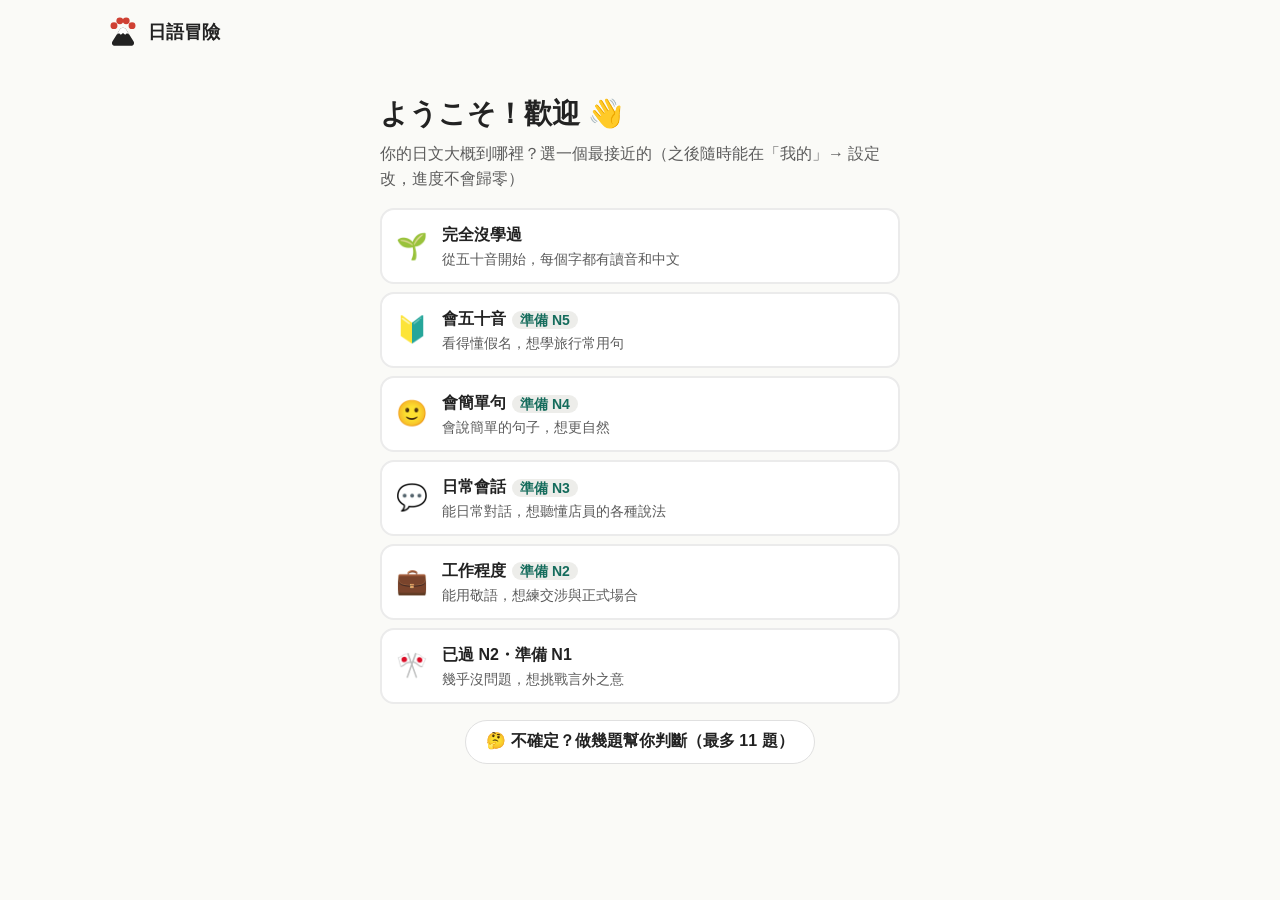
<file: index.html>
<!DOCTYPE html>
<html lang="zh-Hant">
<head>
<meta charset="UTF-8">
<meta name="viewport" content="width=device-width, initial-scale=1, viewport-fit=cover">
<meta name="theme-color" content="#fafaf7">
<meta name="mobile-web-app-capable" content="yes">
<meta name="apple-mobile-web-app-capable" content="yes">
<meta name="apple-mobile-web-app-status-bar-style" content="black-translucent">
<meta name="apple-mobile-web-app-title" content="日語冒險">
<link rel="manifest" href="manifest.webmanifest">
<link rel="icon" href="icons/logo.svg" type="image/svg+xml">
<link rel="apple-touch-icon" href="icons/icon-192.png">
<title>日語冒險｜闖關學日文</title>
<script>/* 先套主題，避免閃爍（設定由 App.setTheme 寫入 jpQuest.ui） */try{var u=JSON.parse(localStorage.getItem("jpQuest.ui")||"{}"),h=document.documentElement;if(u.theme==="light"||u.theme==="dark")h.setAttribute("data-theme",u.theme);h.setAttribute("data-palette",u.palette||"coral");if(u.fs&&u.fs!=="m")h.setAttribute("data-fs",u.fs);}catch(e){}</script>
<link rel="stylesheet" href="css/tokens.css">
<link rel="stylesheet" href="css/app.css">
<!-- 其他 CSS 隨路由載入（Home.lazy 第 3 個參數） -->
</head>
<body>
<header id="top"><div class="in">
  <a class="logo" href="#home"><span class="lg"><svg xmlns="http://www.w3.org/2000/svg" viewBox="0 0 64 64" aria-hidden="true"><circle cx="15" cy="20" r="6.5" style="fill:var(--pri)"/><circle cx="26" cy="11" r="6.5" style="fill:var(--pri)"/><circle cx="38" cy="11" r="6.5" style="fill:var(--pri)"/><circle cx="49" cy="20" r="6.5" style="fill:var(--pri)"/><path d="M32 24c-4 0-6 3-8.5 7.5L12 50c-2 4 0 8 5 8h30c5 0 7-4 5-8L40.5 31.5C38 27 36 24 32 24z" style="fill:var(--text)"/><path d="M32 24c-4 0-6 3-8.5 7.5l-3.2 5.3 4.2-2.6 3.5 3 4-3.4 4 3.4 3.5-3 4.2 2.6-3.2-5.3C38 27 36 24 32 24z" style="fill:var(--card)"/></svg></span><span class="t">日語冒險</span></a>
  <nav id="nav"></nav>
  <div id="playerChip"></div>
</div></header>
<main id="main"></main>

<!-- 同步載入：只有外殼（核心、學習進度、遊戲化、今天首頁）。其他全部進入路由時才載入 -->
<script src="js/core.js"></script>
<script src="js/learn.js"></script>
<script src="js/game.js"></script>
<script src="js/home.js"></script>
<script src="js/kana-guide.js"></script>
<script src="js/nav.js"></script>
<script>
// 延遲載入：Home.lazy([[路由, 外殼定義]…], [依序載入的 js…], [css…])；第一次進入才下載。導覽 4 鈕：home 今天 1、path 路線 2、lookup 查 3、me 我的 4
(function (L) {
  const K = ['kana-data.js'], SC = ['data/scenes-1.js', 'data/scenes-2.js', 'data/scene-ext.js'], PH = ['js/phrase.js'], LO = ['data/loan.js'];
  const TD = ['data/travel.js', 'data/travel-ext.js', 'data/travel-stops.js'];
  const r = (name, title, icon, o) => [name, Object.assign({ title, icon, nav: false }, o && o.nav ? {} : { navParent: 'home' }, o || {})];
  // 冒險世界（狀況題 event 另需舊旅程的 TravelData）
  const WD = PH.concat(LO, SC, ['data/world/index.js', 'js/world-art.js', 'js/world.js', 'js/world-quest.js']);
  L([r('play', '冒險地圖', '🗾', { navParent: 'path' })], WD, ['css/world.css']);
  L([r('event', '狀況題', '⚡', { navParent: 'path' })], WD.concat(TD), ['css/world.css']);
  // 第二階段：路線、活動、查、我的
  // 路線：js/classic.js 提供 PathExtra（旅遊包／五十音／日檢的「更多練習」、五十音表），須先於 path.js 載入
  L([r('path', '學習', '🧭', { nav: true, navOrder: 2 }), r('path-unit', '學習', '🧭', { navParent: 'path' })], ['js/classic.js', 'js/path.js'], ['css/path.css', 'css/kana.css']);
  L([r('kana-quiz', '假名測驗', '✏️', { navParent: 'path' })], K.concat(['js/kana-lesson.js', 'js/classic.js']), ['css/kana.css']);
  L([r('act', '練習', '▶', { navParent: 'path' })], PH.concat(['js/activity.js', 'js/activities/flashcard.js', 'js/activities/choice.js', 'js/activities/wordbank.js', 'js/activities/listen.js']), ['css/activity.css']);
  L([r('lookup', '查', '🔍', { nav: true, navOrder: 3 })], PH.concat(['js/phrasebook.js', 'js/lookup.js']), ['css/lookup.css']);
  L([r('me', '我的', '👤', { nav: true, navOrder: 4 })], ['js/me.js'], ['css/lookup.css']);
  // 複習、字卡
  L([r('review', '複習', '📌', { navParent: 'me' })], K.concat(SC, PH, ['js/review.js']));
  L([r('cards', '字卡', '🎴', { navParent: 'me' })], K.concat(SC, ['data/cards.js'], PH, LO, ['js/practice.js']), ['css/world.css']);
  // 手冊、特訓、挑戰
  L([r('phrasebook', '旅遊手冊', '📖', { navParent: 'lookup' })], SC.concat(PH, ['data/world/index.js', 'js/phrasebook.js']));
  L([r('boot', '聽力特訓', '🎧', { navParent: 'path' }), r('boot-play', '聽力特訓', '🎧', { navParent: 'path' })], SC.concat(['data/drills.js', 'js/drill.js']));
  L([r('challenge', '日檢挑戰', '🏆', { navParent: 'path' }), r('challenge-play', '日檢挑戰', '🏆', { navParent: 'path' })], ['data/mind/grammar.js', 'js/challenge.js'], ['css/challenge.css']);
  // 知識庫（kb、kb-page）；tree＝相依樹（文法先修、動詞變化來源；舊 mind3d 轉址）
  const MIND = ['data/mind/taxonomy.js', 'data/mind/conj.js', 'data/mind/grammar.js'];
  L([r('kb', '辭典', '📘', { navParent: 'lookup' }), r('kb-page', '辭典', '📘', { navParent: 'lookup' }), r('mind', '辭典', '📘', { navParent: 'lookup', transient: true })], PH.concat(LO, MIND, ['js/kb.js']), ['css/kb.css']);
  L([r('tree', '相依樹', '🌳', { navParent: 'lookup' }), r('mind3d', '相依樹', '🌳', { navParent: 'lookup', transient: true })], ['data/mind/conj.js', 'data/mind/grammar.js', 'js/mind-tree.js'], ['css/kb.css']);
  // 閱讀與歌曲（含商務短文 data/reading/biz.js）
  L([r('read', '文章・新聞', '📄', { navParent: 'lookup' }), r('read-article', '閱讀', '📄', { navParent: 'lookup' }),
    r('songs', '跟唱', '🎶', { navParent: 'lookup' }), r('song', '跟唱', '🎶', { navParent: 'lookup' })],
    PH.concat(LO, SC, ['data/reading/daily.js', 'data/reading/biz.js', 'js/jp-text.js', 'js/link-import.js', 'js/reader.js', 'js/songs.js']), ['css/reader.css']);
  // 商務日語（C）：css/biz.css 由 biz.js 自行插入
  L([r('biz', '商務日語', '💼', { navParent: 'path' }), r('biz-unit', '商務日語', '💼', { navParent: 'path' }), r('biz-read', '商務閱讀', '💼', { navParent: 'path' })],
    PH.concat(['data/biz/units-1.js', 'data/biz/units-2.js', 'data/biz/units-3.js', 'data/biz/units-4.js', 'data/reading/biz.js', 'js/biz.js']), ['css/biz.css']);
  // 場景包的練習（入口：js/classic.js 的 PathExtra）：情境任務 menu（practice.js）、對話／口說／單字測驗 drill（town.js）
  L([r('menu', '情境任務', '🧾', { navParent: 'path' })], SC.concat(['data/cards.js', 'data/menus.js'], PH, LO, ['js/town.js', 'js/practice.js']), ['css/world.css']);
})(Home.lazy);
App.start();
try { if ('serviceWorker' in navigator && location.protocol.startsWith('http') && window.self === window.top) navigator.serviceWorker.register('sw.js').catch(() => {}); } catch (e) { }
</script>
</body>
</html>
</file>
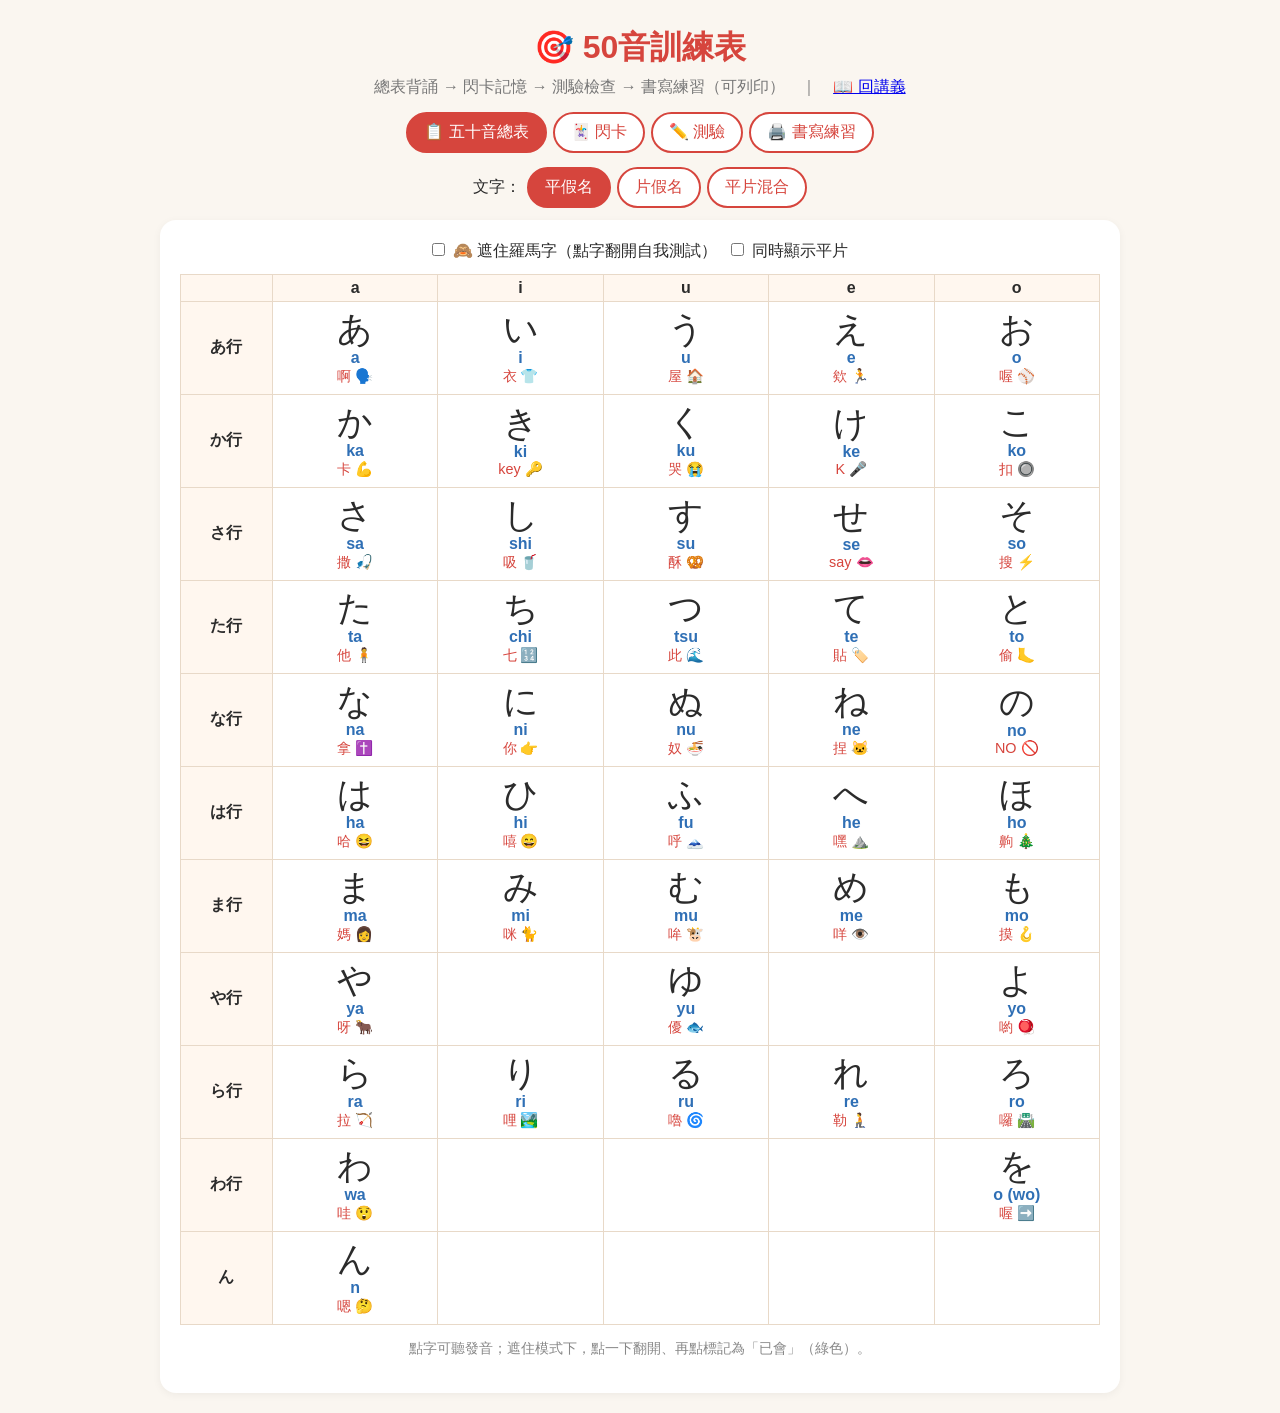
<file: 50音訓練表.html>
<!DOCTYPE html>
<html lang="zh-Hant">
<head>
<meta charset="UTF-8">
<meta name="viewport" content="width=device-width, initial-scale=1">
<title>50音訓練表｜總表・閃卡・測驗・書寫練習</title>
<style>
:root{--red:#d6453d;--blue:#2f6fb5;--line:#e8d9c8;--soft:#fff7ef}
*{box-sizing:border-box}
body{margin:0;font-family:"Microsoft JhengHei","PingFang TC",sans-serif;background:#faf6f0;color:#2b2b2b}
.wrap{max-width:1000px;margin:auto;padding:20px}
h1{text-align:center;color:var(--red);margin:.2em 0}
.sub{text-align:center;color:#777;margin-bottom:14px}
.tabs{display:flex;gap:6px;justify-content:center;flex-wrap:wrap;margin-bottom:14px}
.tabs button,.opt button,.ctrl button{border:2px solid var(--red);background:#fff;color:var(--red);padding:8px 16px;border-radius:30px;font-size:1em;cursor:pointer;font-family:inherit}
.tabs button.on,.opt button.on{background:var(--red);color:#fff}
.panel{display:none;background:#fff;border-radius:16px;padding:20px;box-shadow:0 2px 8px rgba(0,0,0,.05)}
.panel.on{display:block}
.opt{display:flex;gap:6px;flex-wrap:wrap;align-items:center;margin-bottom:12px;justify-content:center}
.opt label{margin-right:4px;cursor:pointer;user-select:none}
.jp{font-family:"Yu Gothic","Meiryo","Noto Sans JP",sans-serif}
/* 總表 */
table.grid{border-collapse:collapse;width:100%}
table.grid td,table.grid th{border:1px solid var(--line);text-align:center;padding:4px;width:18%}
table.grid th{background:var(--soft);width:10%}
.cell{cursor:pointer;min-height:84px;display:flex;flex-direction:column;justify-content:center;border-radius:8px;transition:.15s}
.cell:hover{background:#fff1e3}
.cell .k{font-size:2.2em;line-height:1.1}
.cell .k small{font-size:.6em;color:var(--blue);margin-left:4px}
.cell .r{color:var(--blue);font-weight:bold}
.cell .h{color:var(--red);font-size:.9em}
.cell.cover .r,.cell.cover .h{visibility:hidden}
.cell.cover.show .r,.cell.cover.show .h{visibility:visible}
.cell.done{background:#e8f7ec}
/* 閃卡 */
.flash{width:320px;height:340px;margin:16px auto;perspective:1000px;cursor:pointer}
.flash .inner{position:relative;width:100%;height:100%;transition:transform .5s;transform-style:preserve-3d}
.flash.flip .inner{transform:rotateY(180deg)}
.flash .f,.flash .b{position:absolute;inset:0;backface-visibility:hidden;border-radius:20px;display:flex;flex-direction:column;align-items:center;justify-content:center;border:4px solid var(--red);background:#fffdf9;padding:16px;text-align:center}
.flash .f .k{font-size:7em;line-height:1}
.flash .b{transform:rotateY(180deg);background:#fff4ec}
.flash .b .e{font-size:3em}
.flash .b .r{font-size:2.4em;color:var(--blue);font-weight:bold}
.flash .b .h{font-size:1.6em;color:var(--red);font-weight:bold}
.ctrl{text-align:center}
.ctrl button{margin:4px}
/* 測驗 */
.qbox{text-align:center}
.qk{font-size:7em;margin:10px 0}
.choices{display:grid;grid-template-columns:repeat(2,1fr);gap:12px;max-width:420px;margin:auto}
.choices button{font-size:1.6em;padding:14px;border-radius:14px;border:2px solid var(--line);background:#fff;cursor:pointer;font-family:inherit}
.choices button:hover{border-color:var(--blue)}
.choices button.ok{background:#2e8b57;color:#fff;border-color:#2e8b57}
.choices button.ng{background:var(--red);color:#fff;border-color:var(--red)}
.score{font-size:1.2em;margin:10px}
.fb{min-height:2em;font-size:1.1em}
.bar{height:10px;background:#eee;border-radius:5px;overflow:hidden;max-width:420px;margin:8px auto}
.bar div{height:100%;background:linear-gradient(90deg,#f08a5d,#d6453d);width:0;transition:.3s}
.wrongs span{display:inline-block;margin:4px;padding:4px 10px;background:#ffecea;border-radius:10px;font-size:1.3em}
/* 書寫 */
.wsheet{display:flex;flex-direction:column;gap:6px}
.wrow{display:flex;gap:0;align-items:stretch}
.wlab{width:90px;display:flex;flex-direction:column;justify-content:center;align-items:center;font-size:.85em;border:1px solid #ccc;border-right:none;background:var(--soft)}
.wlab b{font-size:1.1em;color:var(--blue)}
.wlab span{color:var(--red)}
.box{width:62px;height:62px;border:1px solid #ccc;border-left:none;position:relative;display:flex;align-items:center;justify-content:center;font-size:44px;
  background:linear-gradient(#fff,#fff),
  repeating-linear-gradient(0deg,transparent,transparent 30px,#eee 30px,#eee 31px);}
.box::before,.box::after{content:"";position:absolute;border-color:#f0d5d5;border-style:dashed}
.box::before{left:50%;top:0;bottom:0;border-width:0 0 0 1px}
.box::after{top:50%;left:0;right:0;border-width:1px 0 0 0}
.box span{position:relative;z-index:1}
.box.m span{color:#222}
.box.t span{color:#d8d8d8}
.noprint{}
@media(max-width:640px){.box{width:44px;height:44px;font-size:30px}.wlab{width:64px}.flash{width:260px;height:300px}}
@media print{
  body{background:#fff}.tabs,.opt,.noprint,h1,.sub{display:none!important}
  .panel{box-shadow:none;padding:0}.panel:not(#p4){display:none!important}#p4{display:block!important}
  .wrow{break-inside:avoid}
}
</style>
</head>
<body>
<div class="wrap">
<h1>🎯 50音訓練表</h1>
<div class="sub">總表背誦 → 閃卡記憶 → 測驗檢查 → 書寫練習（可列印）　｜　<a href="日文講義.html">📖 回講義</a></div>

<div class="tabs">
  <button class="on" data-p="p1">📋 五十音總表</button>
  <button data-p="p2">🃏 閃卡</button>
  <button data-p="p3">✏️ 測驗</button>
  <button data-p="p4">🖨️ 書寫練習</button>
</div>

<!-- 共用：假名種類 -->
<div class="opt" id="typeOpt">
  <span>文字：</span>
  <button class="on" data-t="h">平假名</button>
  <button data-t="k">片假名</button>
  <button data-t="m">平片混合</button>
</div>

<!-- 總表 -->
<div class="panel on" id="p1">
  <div class="opt">
    <label><input type="checkbox" id="coverChk"> 🙈 遮住羅馬字（點字翻開自我測試）</label>
    <label><input type="checkbox" id="bothChk"> 同時顯示平片</label>
  </div>
  <table class="grid jp" id="gridT"></table>
  <p style="text-align:center;color:#888;font-size:.9em">點字可聽發音；遮住模式下，點一下翻開、再點標記為「已會」（綠色）。</p>
</div>

<!-- 閃卡 -->
<div class="panel" id="p2">
  <div class="opt" id="rowSel2"></div>
  <div class="flash" id="flash">
    <div class="inner">
      <div class="f"><div class="k jp" id="fk"></div><div style="color:#aaa;margin-top:10px">點卡片翻面</div></div>
      <div class="b"><div class="e" id="fe"></div><div class="r" id="fr"></div><div class="h" id="fh"></div><div id="fm" style="margin-top:8px;font-size:.95em"></div><div id="fs" style="color:#aaa;font-size:.85em;margin-top:6px"></div></div>
    </div>
  </div>
  <div class="ctrl">
    <button id="fPrev">⬅ 上一張</button>
    <button id="fSpeak">🔊 發音</button>
    <button id="fShuf">🔀 洗牌</button>
    <button id="fNext">下一張 ➡</button>
    <div id="fCount" style="color:#888;margin-top:6px"></div>
  </div>
</div>

<!-- 測驗 -->
<div class="panel" id="p3">
  <div class="opt" id="rowSel3"></div>
  <div class="opt">
    <span>題型：</span>
    <button class="on" data-q="k2r">看假名選羅馬字</button>
    <button data-q="r2k">看羅馬字選假名</button>
    <button data-q="h2k">平假名↔片假名</button>
  </div>
  <div class="qbox">
    <div class="bar"><div id="qbar"></div></div>
    <div class="score" id="qscore"></div>
    <div class="qk jp" id="qk"></div>
    <div class="choices jp" id="qc"></div>
    <div class="fb" id="qfb"></div>
    <div class="ctrl"><button id="qRestart">🔄 重新開始（20題）</button></div>
    <div class="wrongs" id="qwrong"></div>
  </div>
</div>

<!-- 書寫 -->
<div class="panel" id="p4">
  <div class="opt noprint" id="rowSel4"></div>
  <div class="opt noprint">
    <button onclick="window.print()">🖨️ 列印練習紙</button>
    <span style="color:#888">每列：範字 → 3 格描紅 → 空白格自己寫</span>
  </div>
  <div class="wsheet jp" id="wsheet"></div>
</div>
</div>

<script src="kana-data.js"></script>
<script>
let TYPE='h';
const $=id=>document.getElementById(id);
const glyph=(k,t)=> t==='k'?k[1] : t==='h'?k[0] : (Math.random()<.5?k[0]:k[1]);

/* 分頁 */
document.querySelectorAll('.tabs button').forEach(b=>b.onclick=()=>{
  document.querySelectorAll('.tabs button').forEach(x=>x.classList.remove('on'));
  document.querySelectorAll('.panel').forEach(x=>x.classList.remove('on'));
  b.classList.add('on'); $(b.dataset.p).classList.add('on');
});
document.querySelectorAll('#typeOpt button').forEach(b=>b.onclick=()=>{
  document.querySelectorAll('#typeOpt button').forEach(x=>x.classList.remove('on'));
  b.classList.add('on'); TYPE=b.dataset.t; refreshAll();
});

/* 行選擇器 */
const rowState={};
function rowSelector(id,cb){
  rowState[id]=ROW_NAMES.map(()=>true);
  const el=$(id);
  el.innerHTML='<span>範圍：</span>'+ROW_NAMES.map((n,i)=>`<label><input type="checkbox" checked data-i="${i}">${n}</label>`).join('')+
    ' <button data-all="1">全選</button><button data-all="0">全不選</button>';
  el.querySelectorAll('input').forEach(c=>c.onchange=()=>{rowState[id][c.dataset.i]=c.checked;cb();});
  el.querySelectorAll('button').forEach(b=>b.onclick=()=>{
    const v=b.dataset.all==='1'; el.querySelectorAll('input').forEach(c=>c.checked=v);
    rowState[id]=rowState[id].map(()=>v); cb();
  });
}
function pool(id){
  const out=[]; GRID.forEach((r,i)=>{ if(rowState[id][i]) r.forEach(h=>h&&out.push(BY_HIRA[h])); }); return out;
}

/* 1 總表 */
function drawGrid(){
  const cover=$('coverChk').checked, both=$('bothChk').checked;
  let html='<tr><th></th><th>a</th><th>i</th><th>u</th><th>e</th><th>o</th></tr>';
  GRID.forEach((row,i)=>{
    html+=`<tr><th>${ROW_NAMES[i]}</th>`+row.map(h=>{
      if(!h) return '<td></td>';
      const k=BY_HIRA[h];
      const main = TYPE==='k'?k[1]:k[0];
      const extra = (both||TYPE==='m') ? `<small>${TYPE==='k'?k[0]:k[1]}</small>` : '';
      return `<td><div class="cell ${cover?'cover':''}" data-h="${h}"><div class="k">${main}${extra}</div><div class="r">${k[2]}</div><div class="h">${k[3]} ${k[4]}</div></div></td>`;
    }).join('')+'</tr>';
  });
  $('gridT').innerHTML=html;
  $('gridT').querySelectorAll('.cell').forEach(c=>c.onclick=()=>{
    speak(c.dataset.h);
    if(c.classList.contains('cover')){
      if(c.classList.contains('show')) c.classList.toggle('done'); else c.classList.add('show');
    }
  });
}
$('coverChk').onchange=drawGrid; $('bothChk').onchange=drawGrid;

/* 2 閃卡 */
let fl=[],fi=0;
function shuffle(a){for(let i=a.length-1;i>0;i--){const j=Math.random()*(i+1)|0;[a[i],a[j]]=[a[j],a[i]];}return a;}
function flashInit(sh){ fl=pool('rowSel2'); if(sh) shuffle(fl); fi=0; showFlash(); }
function showFlash(){
  $('flash').classList.remove('flip');
  if(!fl.length){$('fk').textContent='—';$('fCount').textContent='請選擇範圍';return;}
  const k=fl[fi]; const t=TYPE==='m'?(fi%2?'k':'h'):TYPE;
  setTimeout(()=>{
    $('fk').textContent=t==='k'?k[1]:k[0];
    $('fe').textContent=k[4]; $('fr').textContent=k[2]; $('fh').textContent='諧音：'+k[3];
    $('fm').textContent=t==='k'?k[6]:k[5];
    $('fs').textContent=`平 ${k[0]}・片 ${k[1]}　字源：${t==='k'?k[8]:k[7]}`;
  },150);
  $('fCount').textContent=`${fi+1} / ${fl.length}`;
}
$('flash').onclick=()=>{ $('flash').classList.toggle('flip'); if($('flash').classList.contains('flip')&&fl[fi]) speak(fl[fi][0]); };
$('fNext').onclick=()=>{ if(fl.length){fi=(fi+1)%fl.length;showFlash();} };
$('fPrev').onclick=()=>{ if(fl.length){fi=(fi-1+fl.length)%fl.length;showFlash();} };
$('fShuf').onclick=()=>flashInit(true);
$('fSpeak').onclick=()=>fl[fi]&&speak(fl[fi][0]);
document.addEventListener('keydown',e=>{
  if(!$('p2').classList.contains('on')) return;
  if(e.key==='ArrowRight') $('fNext').click();
  if(e.key==='ArrowLeft') $('fPrev').click();
  if(e.key===' '){e.preventDefault();$('flash').click();}
});

/* 3 測驗 */
let QT='k2r', qList=[], qi=0, qok=0, wrong=[], locked=false;
const TOTAL=20;
document.querySelectorAll('[data-q]').forEach(b=>b.onclick=()=>{
  document.querySelectorAll('[data-q]').forEach(x=>x.classList.remove('on'));
  b.classList.add('on'); QT=b.dataset.q; quizInit();
});
function quizInit(){
  const p=pool('rowSel3'); qi=0;qok=0;wrong=[];
  $('qwrong').innerHTML='';
  if(p.length<4){ $('qk').textContent='—'; $('qc').innerHTML=''; $('qfb').textContent='範圍至少要 4 個字'; return; }
  qList=[]; while(qList.length<TOTAL) qList.push(...shuffle([...p])); qList=qList.slice(0,TOTAL);
  nextQ();
}
function nextQ(){
  locked=false; $('qfb').textContent='';
  $('qbar').style.width=(qi/TOTAL*100)+'%';
  $('qscore').textContent=`第 ${Math.min(qi+1,TOTAL)} / ${TOTAL} 題　答對 ${qok}`;
  if(qi>=TOTAL){ return endQuiz(); }
  const k=qList[qi], p=pool('rowSel3');
  const others=shuffle(p.filter(x=>x!==k)).slice(0,3);
  const opts=shuffle([k,...others]);
  let q, show;
  if(QT==='k2r'){ q=glyph(k,TYPE); show=o=>o[2]; }
  else if(QT==='r2k'){ q=k[2]; const t=TYPE==='m'?(Math.random()<.5?'h':'k'):TYPE; show=o=>t==='k'?o[1]:o[0]; }
  else { const toK=TYPE==='k'?false:TYPE==='h'?true:Math.random()<.5; q=toK?k[0]:k[1]; show=o=>toK?o[1]:o[0]; }
  $('qk').textContent=q;
  $('qk').style.fontSize = QT==='r2k'?'4em':'7em';
  $('qc').innerHTML='';
  opts.forEach(o=>{
    const b=document.createElement('button'); b.textContent=show(o);
    b.onclick=()=>{
      if(locked) return; locked=true; speak(k[0]);
      const right=o===k;
      if(right){ qok++; b.classList.add('ok'); $('qfb').innerHTML=`⭕ 正確！${k[0]}／${k[1]} = ${k[2]}（${k[3]}）`; }
      else{
        b.classList.add('ng'); wrong.push(k);
        [...$('qc').children].forEach((x,i)=>{ if(opts[i]===k) x.classList.add('ok'); });
        $('qfb').innerHTML=`❌ 答案是 ${k[0]}／${k[1]} = <b>${k[2]}</b>（諧音「${k[3]}」${k[4]}）<br><span style="color:#888">${k[5]}</span>`;
      }
      qi++; setTimeout(nextQ, right?800:2200);
    };
    $('qc').appendChild(b);
  });
}
function endQuiz(){
  const pct=Math.round(qok/TOTAL*100);
  $('qbar').style.width='100%';
  $('qk').style.fontSize='3em';
  $('qk').textContent = pct>=90?'🏆 太強了！':pct>=70?'👍 不錯喔！':'💪 再加油！';
  $('qc').innerHTML='';
  $('qscore').textContent=`成績：${qok} / ${TOTAL}（${pct}%）`;
  $('qfb').textContent = wrong.length?'答錯的字，多看幾遍：':'全對！換下一個範圍挑戰吧！';
  const uniq=[...new Set(wrong)];
  $('qwrong').innerHTML=uniq.map(k=>`<span>${k[0]} ${k[1]} <small>${k[2]}・${k[3]}</small></span>`).join('');
}
$('qRestart').onclick=quizInit;

/* 4 書寫練習 */
function drawSheet(){
  const p=pool('rowSel4'); const t=TYPE;
  const emptyN = window.innerWidth<640?3:8;
  $('wsheet').innerHTML=p.map(k=>{
    const chars = t==='m'?[k[0],k[1]]:[t==='k'?k[1]:k[0]];
    return chars.map(c=>`<div class="wrow"><div class="wlab"><b>${k[2]}</b><span>${k[3]}</span></div>
      <div class="box m"><span>${c}</span></div>
      ${'<div class="box t"><span>'+c+'</span></div>'.repeat(3)}
      ${'<div class="box"></div>'.repeat(emptyN)}</div>`).join('');
  }).join('');
}

function refreshAll(){ drawGrid(); flashInit(false); quizInit(); drawSheet(); }
rowSelector('rowSel2',()=>flashInit(false));
rowSelector('rowSel3',quizInit);
rowSelector('rowSel4',drawSheet);
refreshAll();
</script>
</body>
</html>
</file>
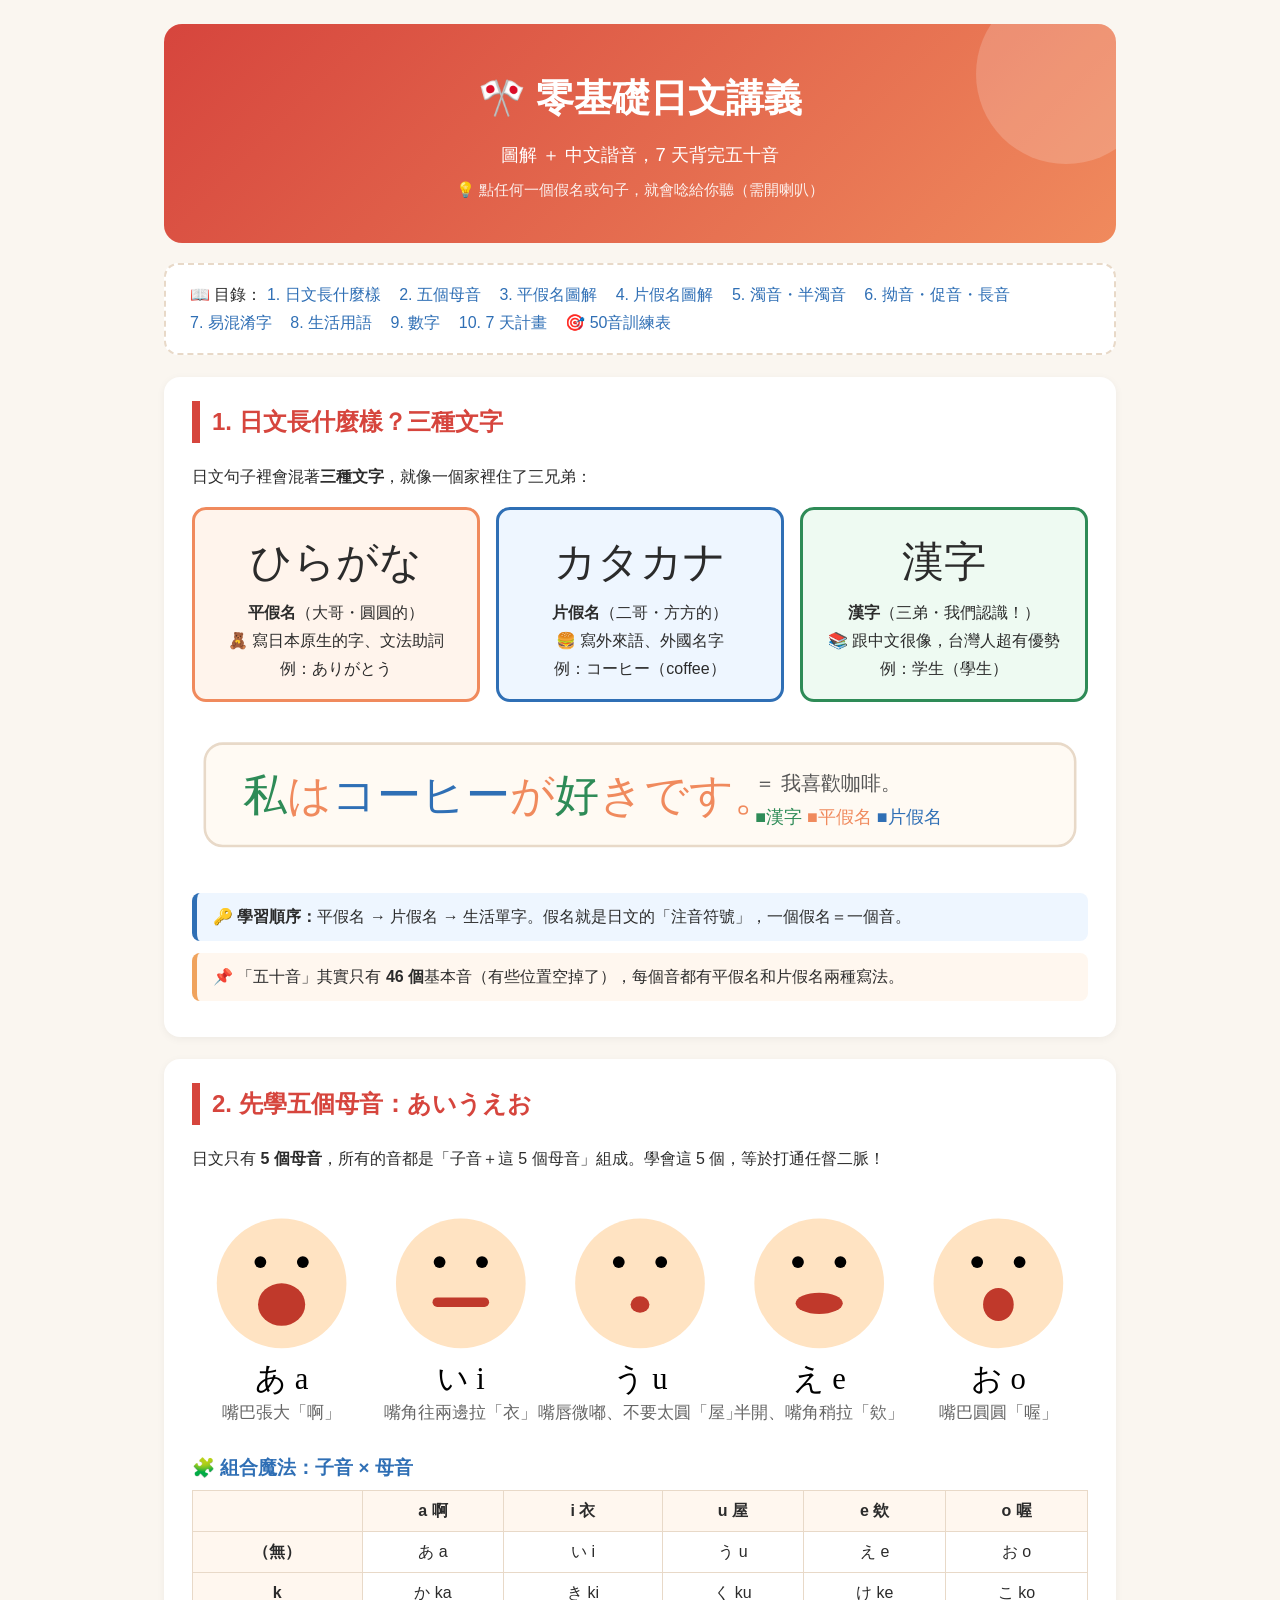
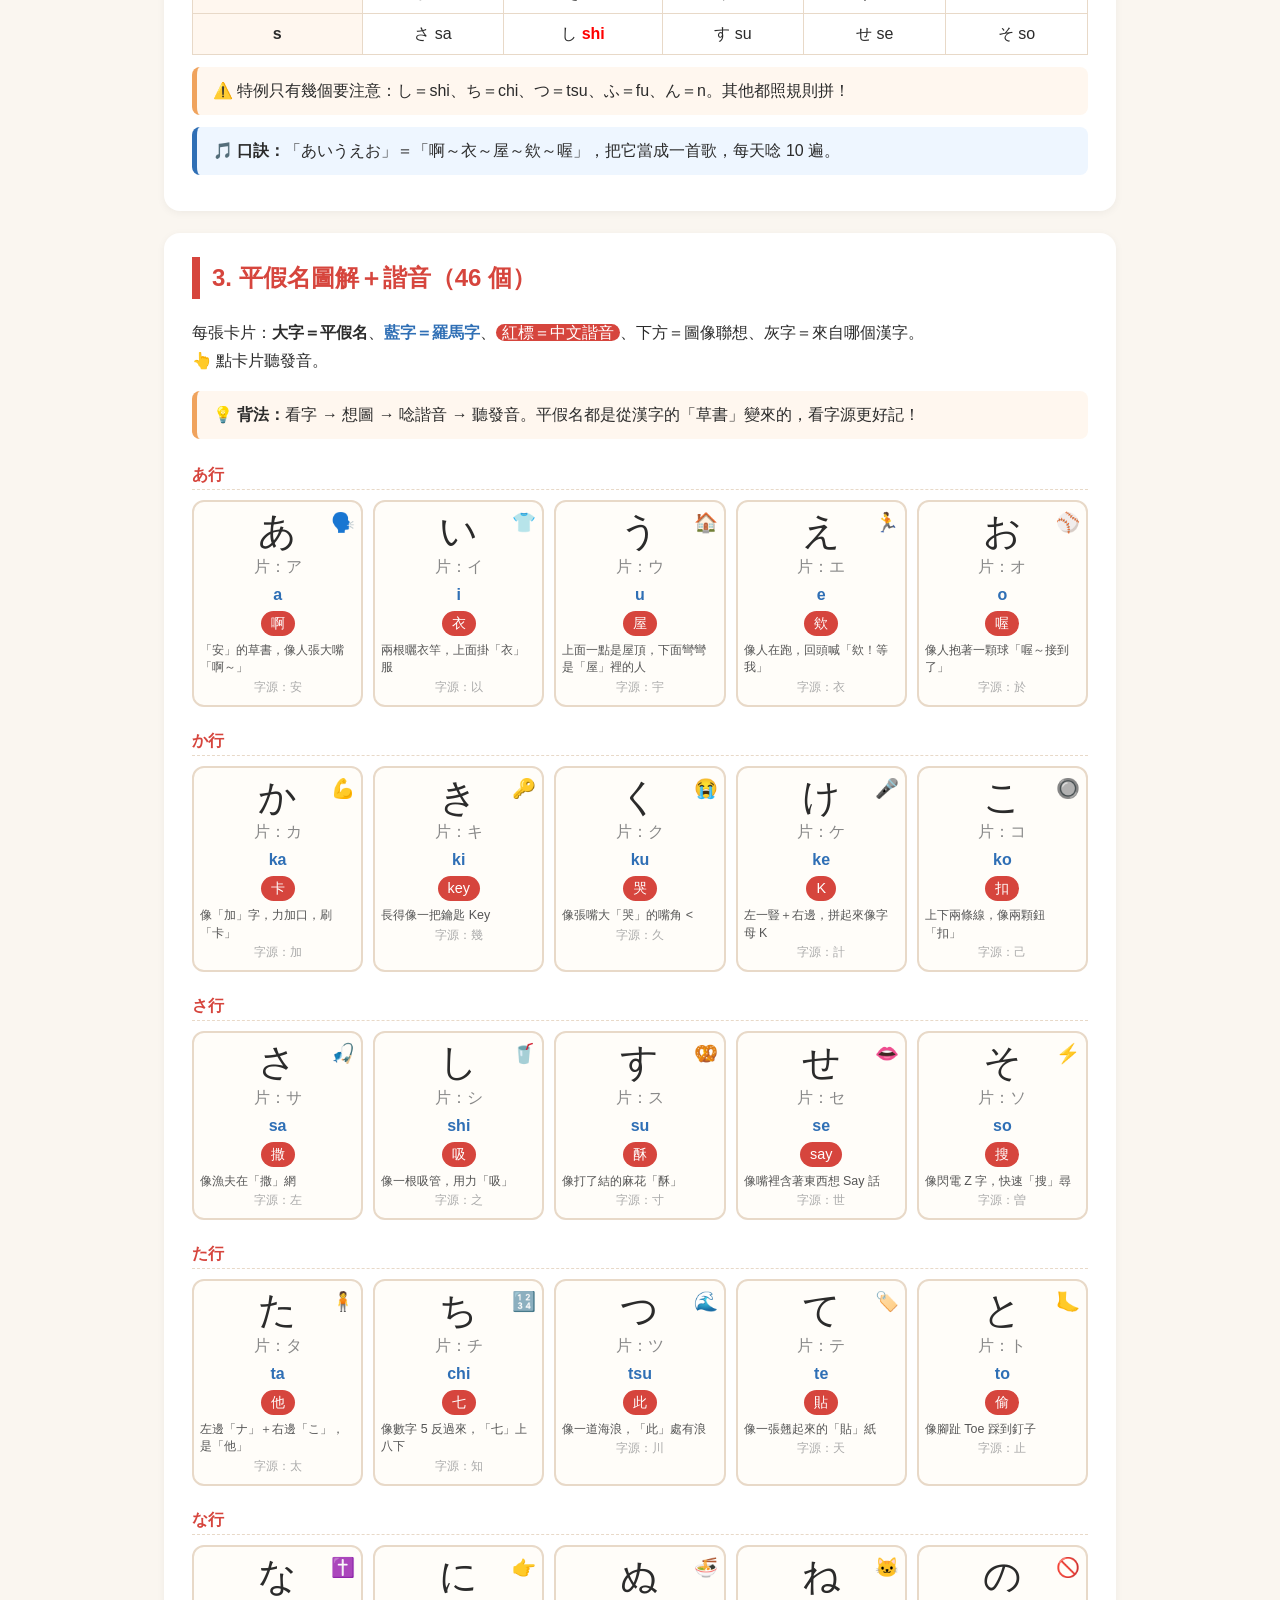
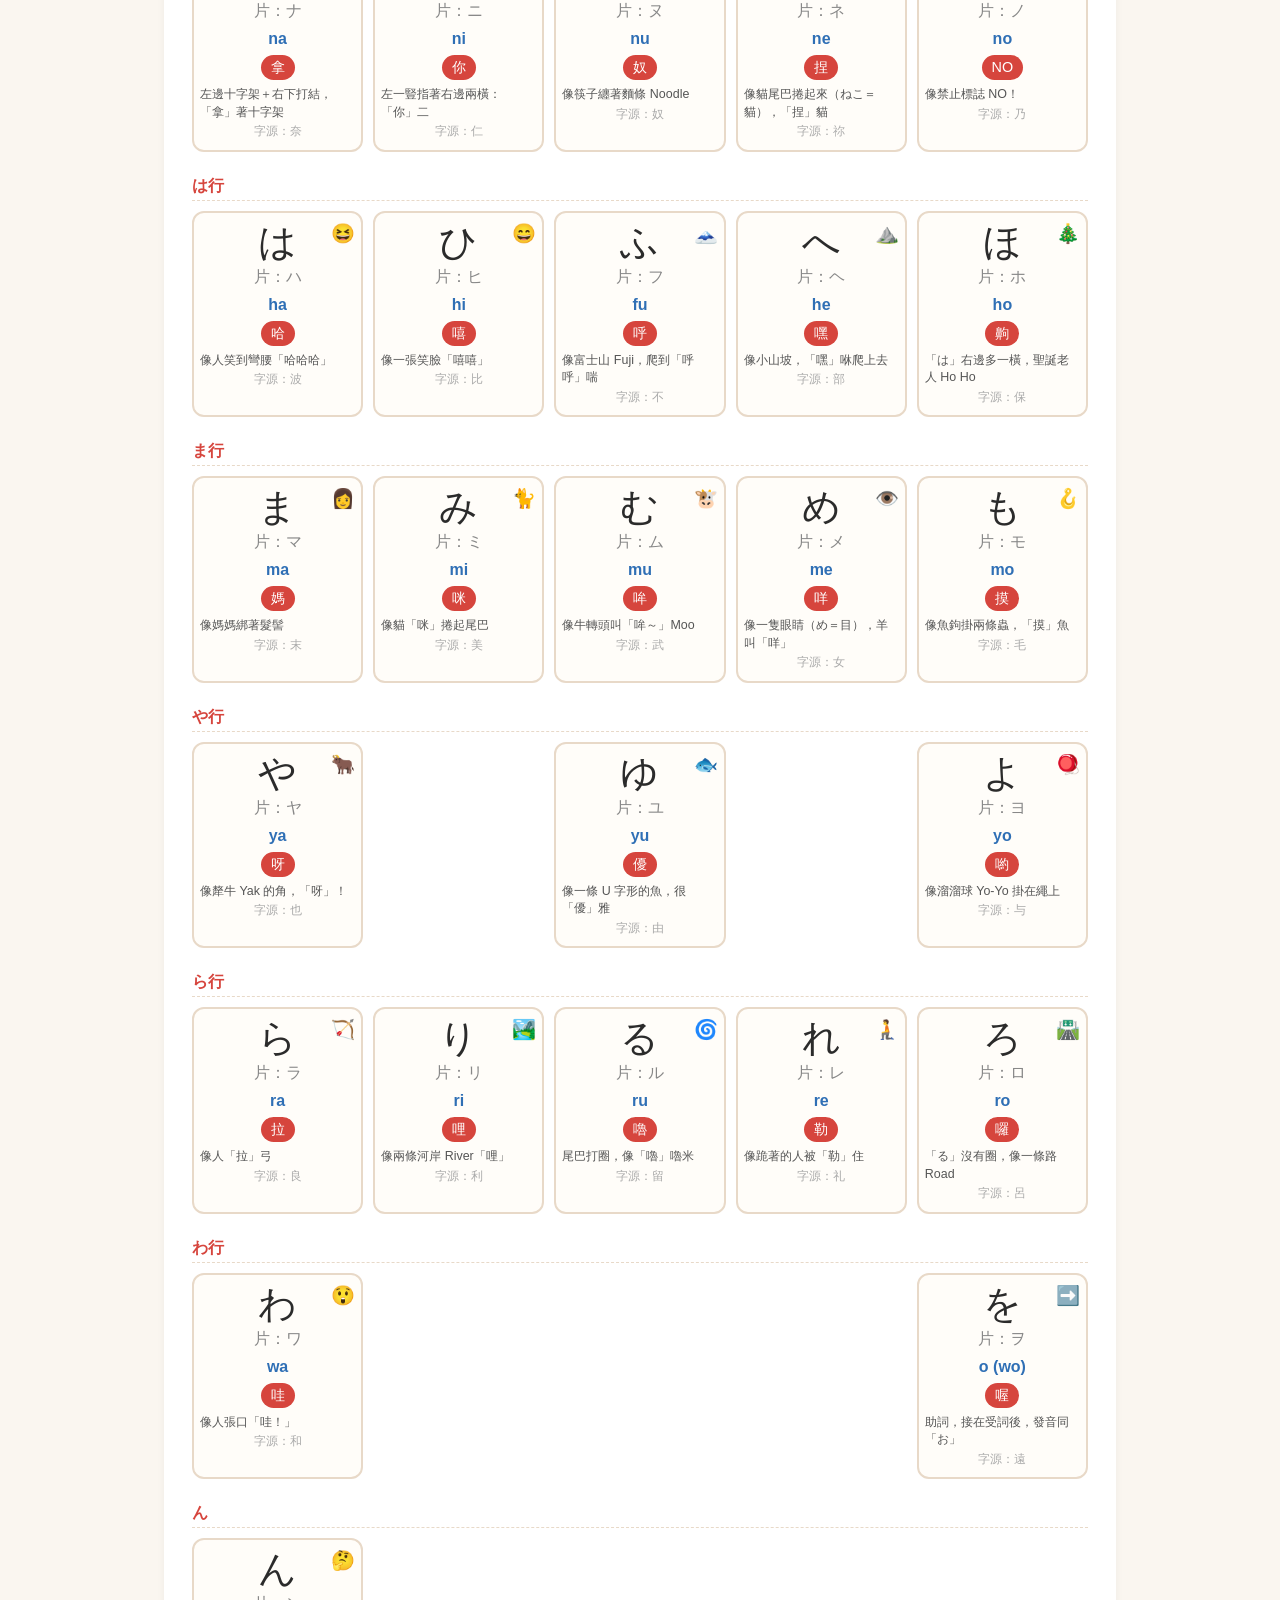
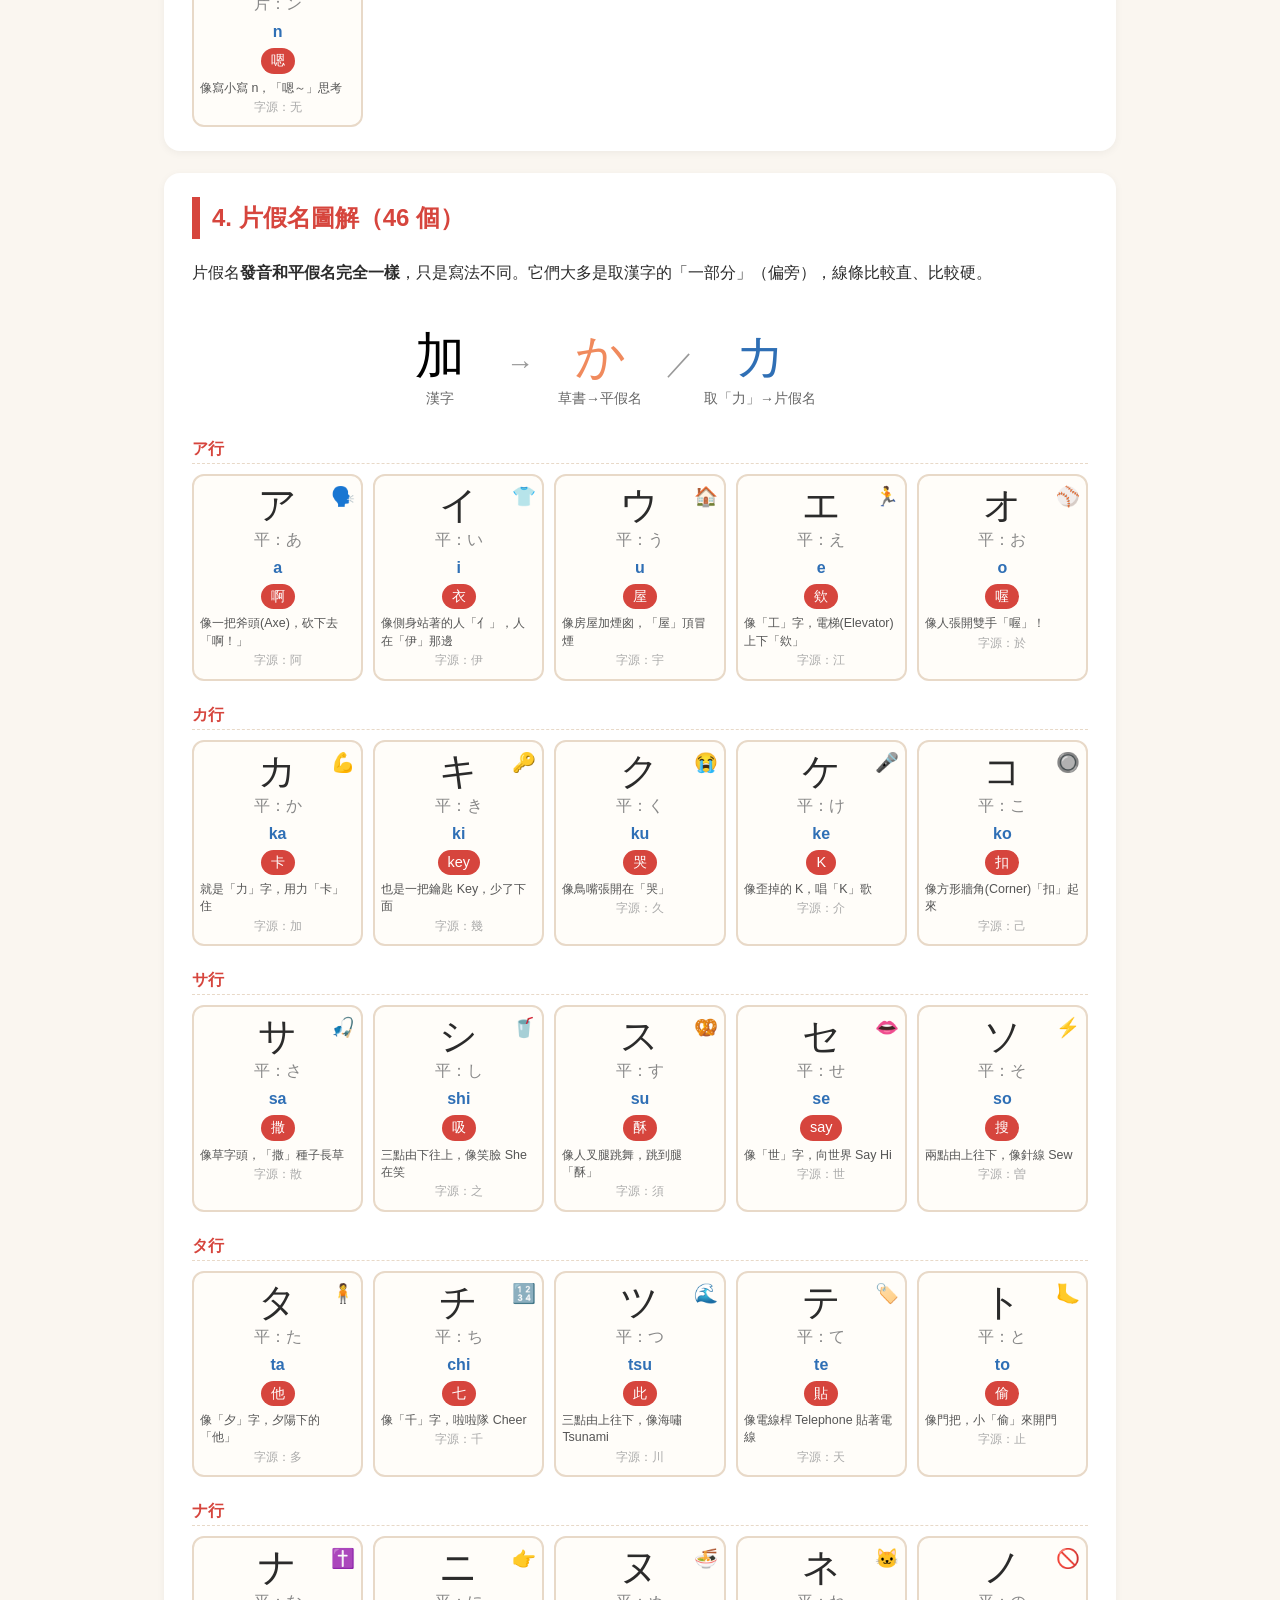
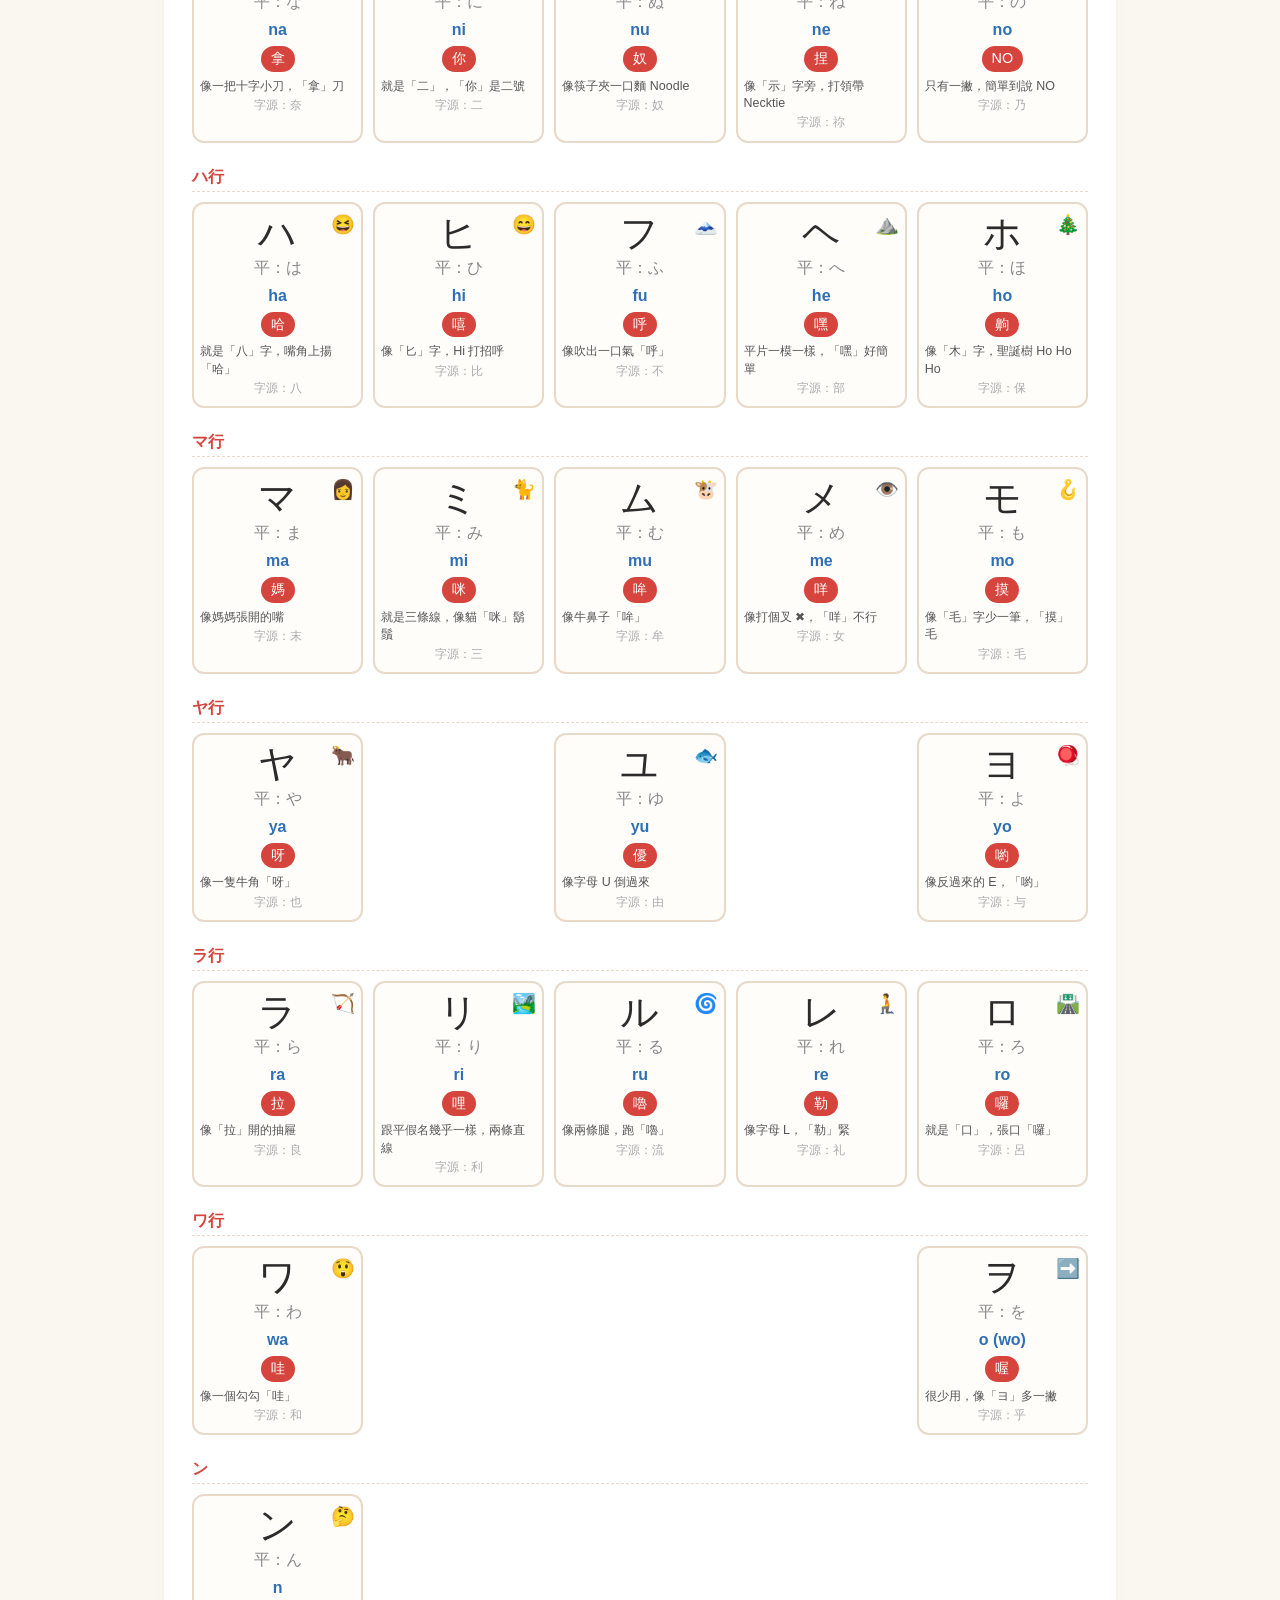
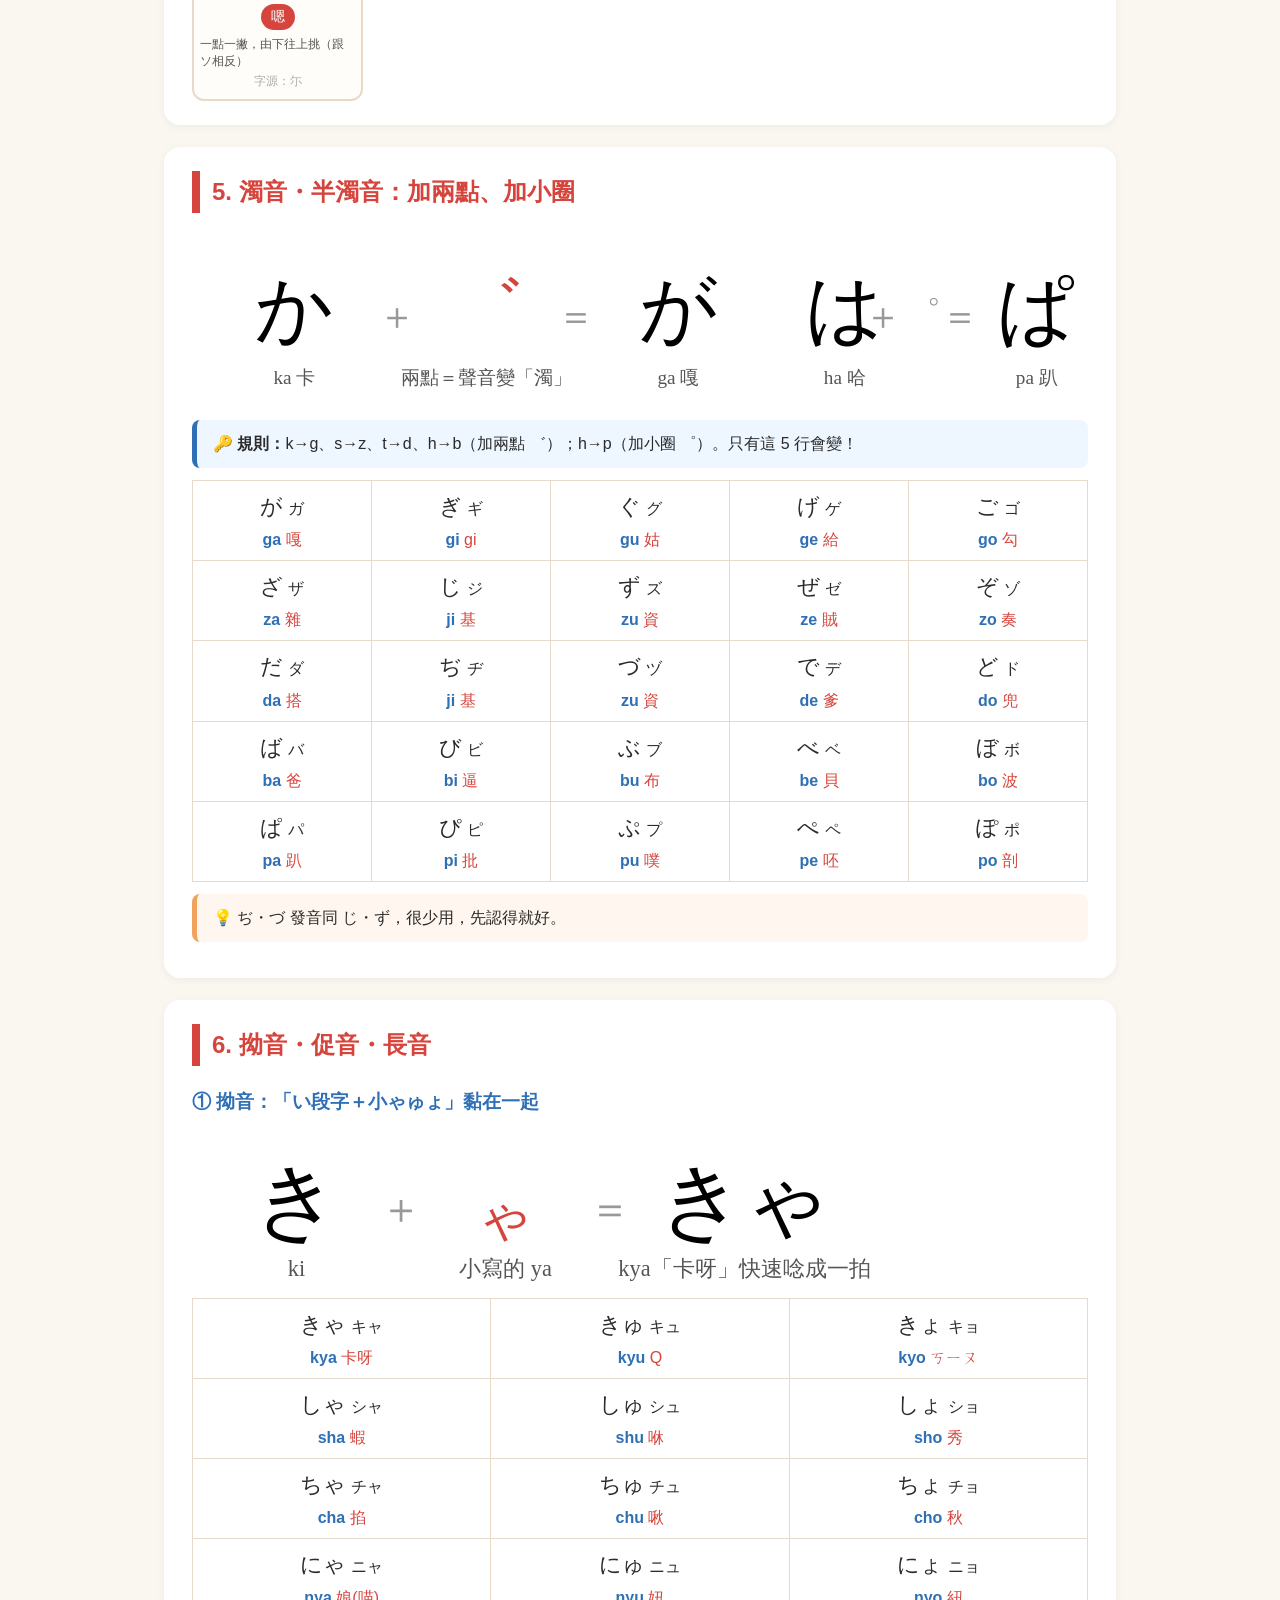
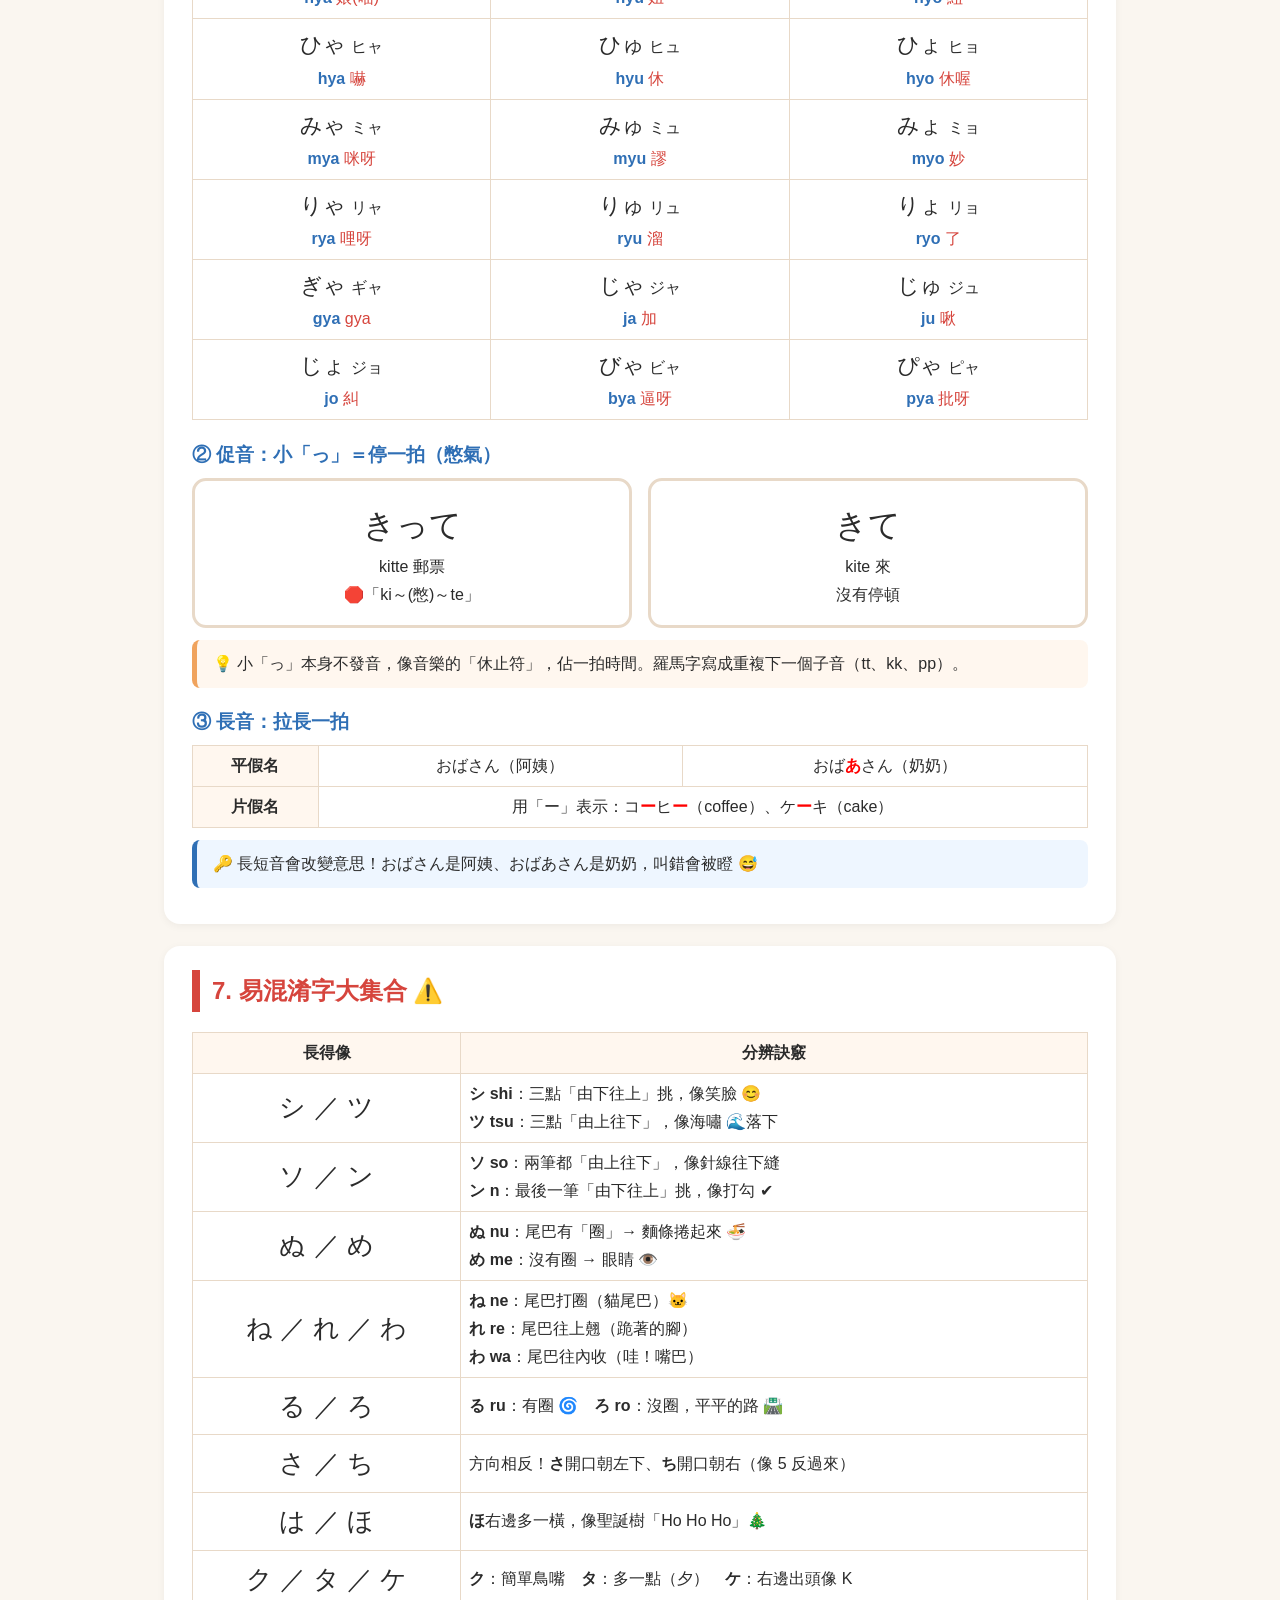
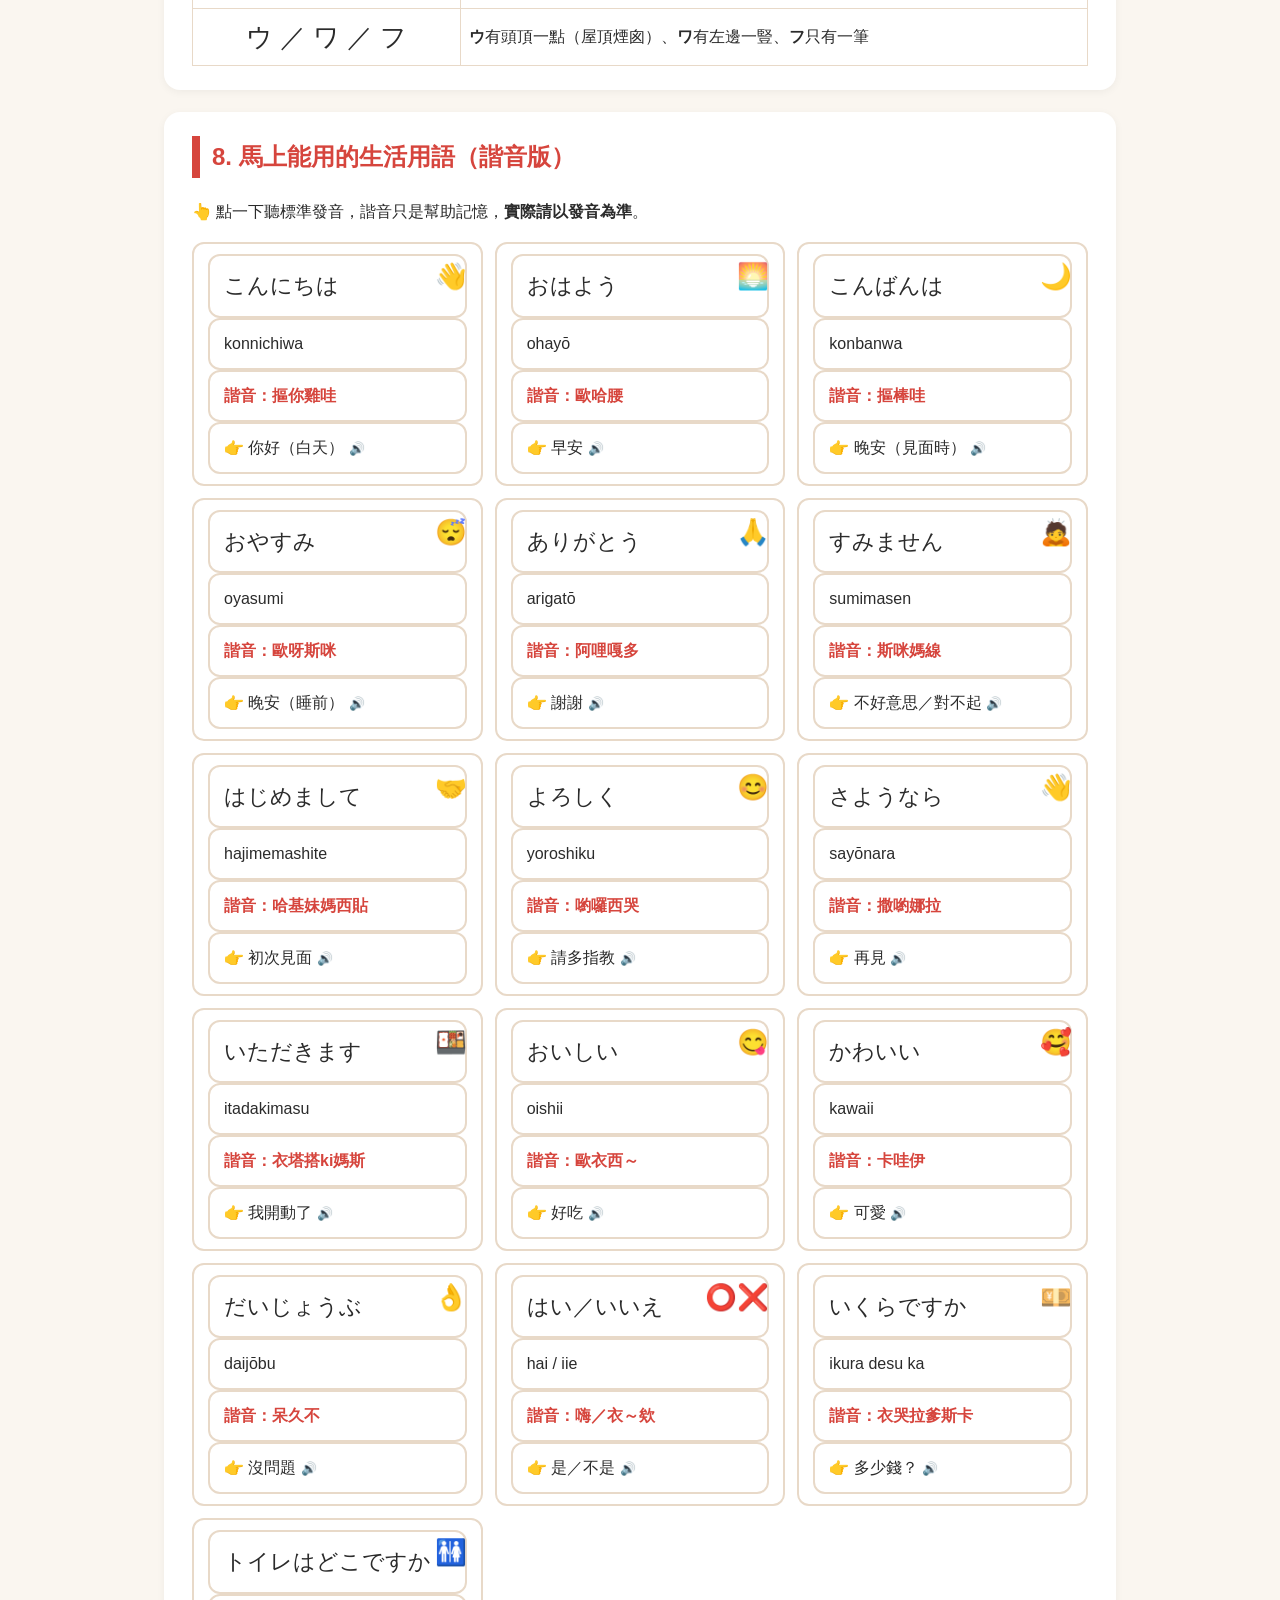
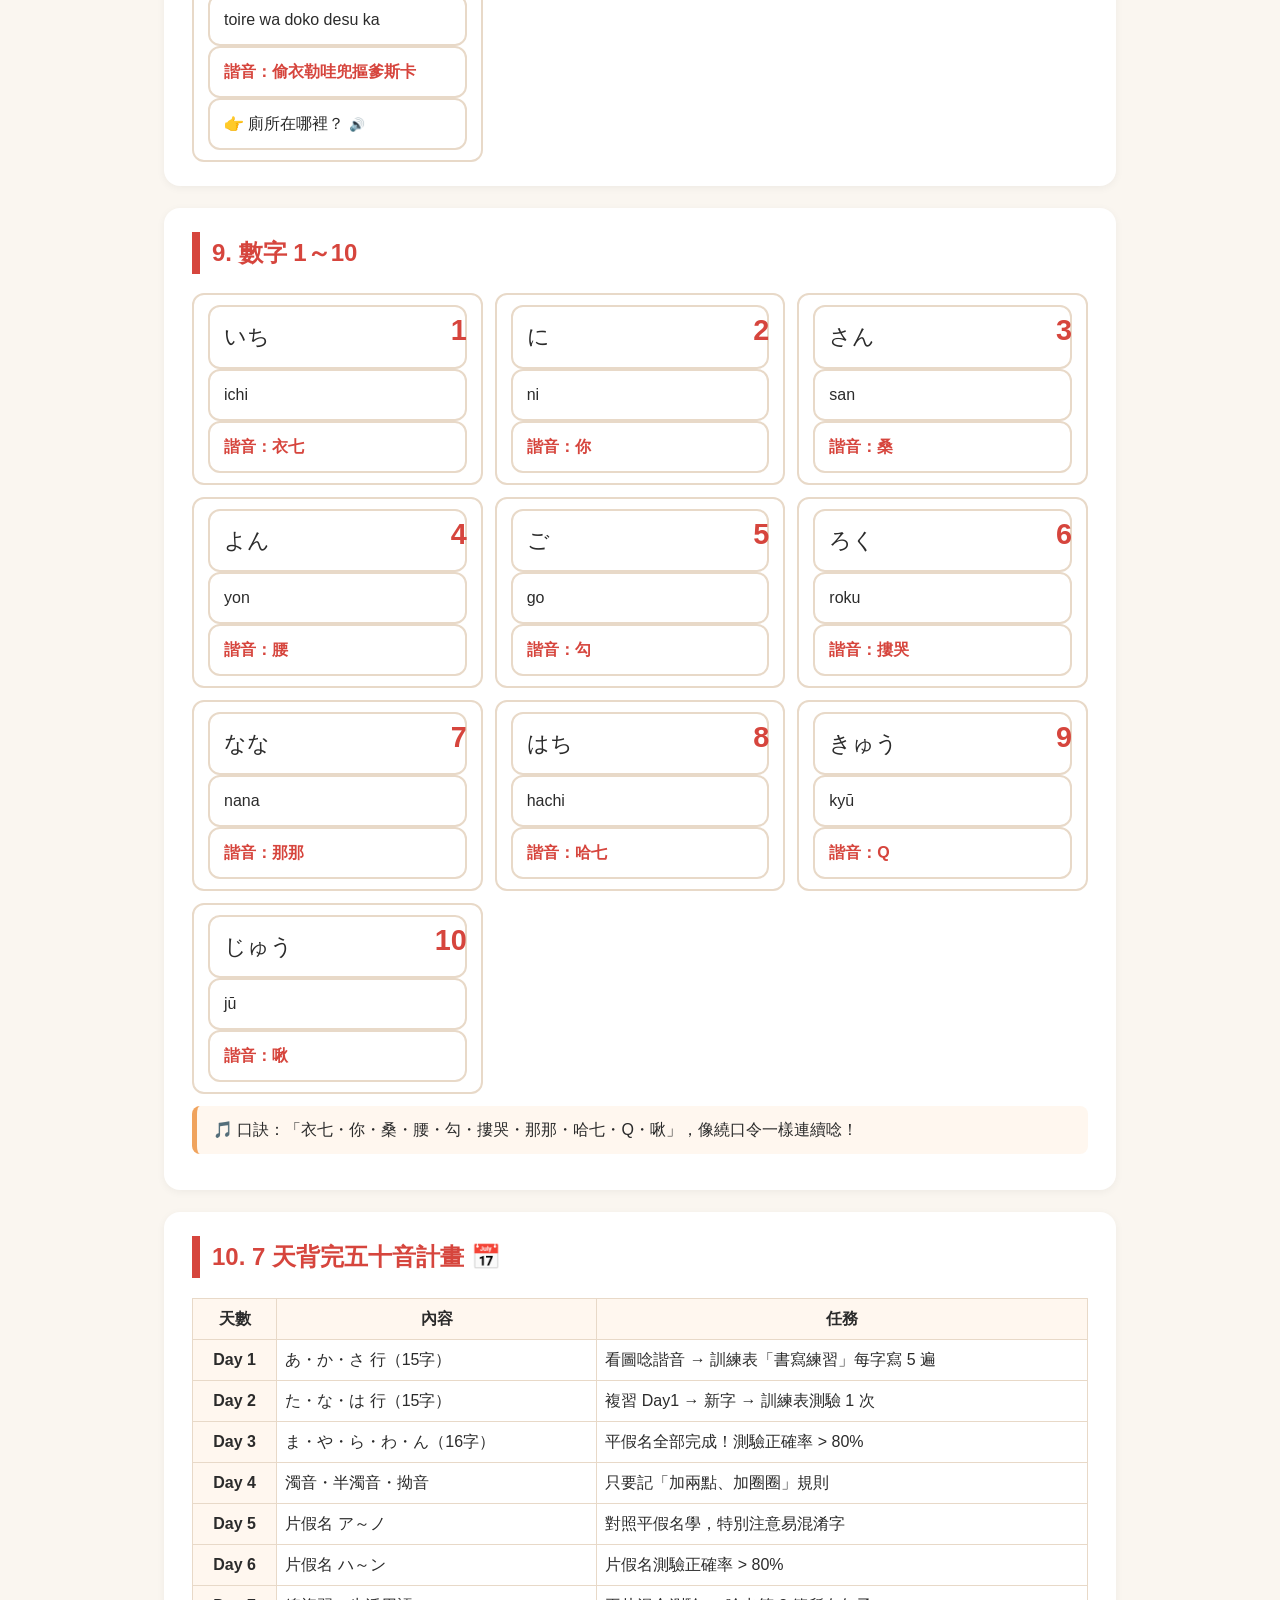
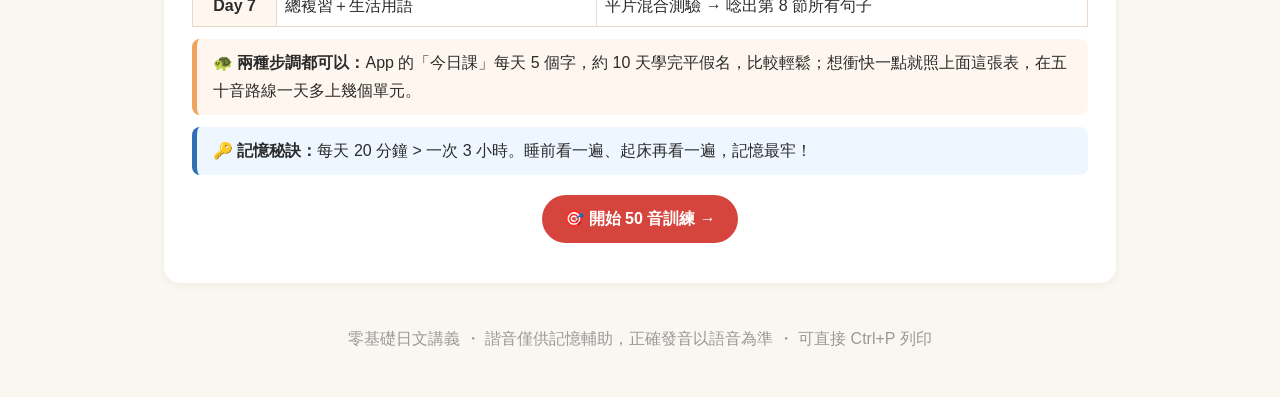
<file: 日文講義.html>
<!DOCTYPE html>
<html lang="zh-Hant">
<head>
<meta charset="UTF-8">
<meta name="viewport" content="width=device-width, initial-scale=1">
<title>零基礎日文講義｜圖解＋諧音背五十音</title>
<style>
:root{--red:#d6453d;--ink:#2b2b2b;--soft:#fff7ef;--blue:#2f6fb5;--green:#2e8b57;--line:#e8d9c8}
*{box-sizing:border-box}
body{margin:0;font-family:"Microsoft JhengHei","PingFang TC","Noto Sans TC",sans-serif;color:var(--ink);background:#faf6f0;line-height:1.75}
.wrap{max-width:1000px;margin:auto;padding:24px}
header.cover{background:linear-gradient(135deg,#d6453d,#f08a5d);color:#fff;border-radius:18px;padding:40px 32px;text-align:center;position:relative;overflow:hidden}
header.cover h1{font-size:2.4em;margin:0}
header.cover p{margin:.4em 0 0;font-size:1.15em}
.sun{position:absolute;right:-40px;top:-40px;width:180px;height:180px;border-radius:50%;background:rgba(255,255,255,.18)}
nav.toc{background:#fff;border-radius:14px;padding:16px 24px;margin:20px 0;border:2px dashed var(--line)}
nav.toc a{color:var(--blue);text-decoration:none;margin-right:14px;white-space:nowrap}
section{background:#fff;border-radius:16px;padding:24px 28px;margin:22px 0;box-shadow:0 2px 8px rgba(0,0,0,.05)}
h2{color:var(--red);border-left:8px solid var(--red);padding-left:12px;margin-top:0}
h3{color:var(--blue);margin-bottom:.3em}
.tip{background:var(--soft);border-left:5px solid #f0a35d;padding:10px 16px;border-radius:8px;margin:12px 0}
.key{background:#eef6ff;border-left:5px solid var(--blue);padding:10px 16px;border-radius:8px;margin:12px 0}
.jp{font-family:"Yu Gothic","Meiryo","Noto Sans JP",sans-serif}
.flex{display:flex;gap:16px;flex-wrap:wrap;align-items:center;justify-content:center}
.script-box{flex:1;min-width:200px;border-radius:14px;padding:16px;text-align:center;border:3px solid}
.script-box .big{font-size:2.6em;font-family:"Yu Gothic","Meiryo",sans-serif}
table{border-collapse:collapse;width:100%}
td,th{border:1px solid var(--line);padding:6px 8px;text-align:center}
th{background:var(--soft)}
.cards{display:grid;grid-template-columns:repeat(5,1fr);gap:10px}
.card{border:2px solid var(--line);border-radius:12px;padding:8px 6px;text-align:center;cursor:pointer;transition:.15s;background:#fffdf9;position:relative}
.card:hover{transform:translateY(-3px);box-shadow:0 4px 10px rgba(0,0,0,.08);border-color:#f0a35d}
.card .k{font-size:2.4em;line-height:1.1;font-family:"Yu Gothic","Meiryo",sans-serif}
.card .kk{font-size:1em;color:#888;font-family:"Yu Gothic","Meiryo",sans-serif}
.card .r{font-weight:bold;color:var(--blue)}
.card .h{display:inline-block;background:var(--red);color:#fff;border-radius:20px;padding:0 10px;font-size:.9em;margin:2px 0}
.card .e{position:absolute;top:4px;right:6px;font-size:1.2em}
.card .m{font-size:.78em;color:#555;line-height:1.4;margin-top:4px;text-align:left}
.card .src{font-size:.72em;color:#aaa}
.card.empty{visibility:hidden}
.rowlabel{grid-column:1/-1;font-weight:bold;color:var(--red);margin-top:10px;border-bottom:1px dashed var(--line)}
.phr{display:grid;grid-template-columns:repeat(auto-fill,minmax(280px,1fr));gap:12px}
.phr div{border:2px solid var(--line);border-radius:12px;padding:10px 14px;cursor:pointer}
.phr .j{font-size:1.4em;font-family:"Yu Gothic","Meiryo",sans-serif}
.phr .h{color:var(--red);font-weight:bold}
.spk{font-size:.8em;color:#999}
.plan td{text-align:left}
footer{text-align:center;color:#999;padding:20px}
.btn{display:inline-block;background:var(--red);color:#fff;padding:10px 22px;border-radius:30px;text-decoration:none;font-weight:bold}
@media(max-width:700px){.cards{grid-template-columns:repeat(2,1fr)}.card .m{font-size:.78em;line-height:1.35}}
@media print{body{background:#fff}section{box-shadow:none;break-inside:avoid-page;border:1px solid #ddd}nav.toc,.noprint{display:none}.card{break-inside:avoid}}
</style>
</head>
<body>
<div class="wrap">

<header class="cover">
  <div class="sun"></div>
  <h1>🎌 零基礎日文講義</h1>
  <p>圖解 ＋ 中文諧音，7 天背完五十音</p>
  <p style="font-size:.95em;opacity:.9">💡 點任何一個假名或句子，就會唸給你聽（需開喇叭）</p>
</header>

<nav class="toc">
  📖 目錄：
  <a href="#s1">1. 日文長什麼樣</a>
  <a href="#s2">2. 五個母音</a>
  <a href="#s3">3. 平假名圖解</a>
  <a href="#s4">4. 片假名圖解</a>
  <a href="#s5">5. 濁音・半濁音</a>
  <a href="#s6">6. 拗音・促音・長音</a>
  <a href="#s7">7. 易混淆字</a>
  <a href="#s8">8. 生活用語</a>
  <a href="#s9">9. 數字</a>
  <a href="#s10">10. 7 天計畫</a>
  <a href="50音訓練表.html">🎯 50音訓練表</a>
</nav>

<!-- 1 -->
<section id="s1">
<h2>1. 日文長什麼樣？三種文字</h2>
<p>日文句子裡會混著<b>三種文字</b>，就像一個家裡住了三兄弟：</p>
<div class="flex">
  <div class="script-box" style="border-color:#f08a5d;background:#fff4ec">
    <div class="big">ひらがな</div><b>平假名</b>（大哥・圓圓的）<br>🧸 寫日本原生的字、文法助詞<br>例：<span class="jp">ありがとう</span>
  </div>
  <div class="script-box" style="border-color:#2f6fb5;background:#eef6ff">
    <div class="big">カタカナ</div><b>片假名</b>（二哥・方方的）<br>🍔 寫外來語、外國名字<br>例：<span class="jp">コーヒー</span>（coffee）
  </div>
  <div class="script-box" style="border-color:#2e8b57;background:#eefaf2">
    <div class="big">漢字</div><b>漢字</b>（三弟・我們認識！）<br>📚 跟中文很像，台灣人超有優勢<br>例：<span class="jp">学生</span>（學生）
  </div>
</div>
<svg viewBox="0 0 700 120" width="100%" style="margin-top:16px">
  <rect x="10" y="20" width="680" height="80" rx="14" fill="#fffaf3" stroke="#e8d9c8" stroke-width="2"/>
  <text x="40" y="72" font-size="34" font-family="Yu Gothic,Meiryo,sans-serif">
    <tspan fill="#2e8b57">私</tspan><tspan fill="#f08a5d">は</tspan><tspan fill="#2f6fb5">コーヒー</tspan><tspan fill="#f08a5d">が</tspan><tspan fill="#2e8b57">好</tspan><tspan fill="#f08a5d">きです。</tspan>
  </text>
  <text x="440" y="56" font-size="16" fill="#555">＝ 我喜歡咖啡。</text>
  <text x="440" y="82" font-size="14" fill="#2e8b57">■漢字 <tspan fill="#f08a5d">■平假名</tspan> <tspan fill="#2f6fb5">■片假名</tspan></text>
</svg>
<div class="key">🔑 <b>學習順序：</b>平假名 → 片假名 → 生活單字。假名就是日文的「注音符號」，一個假名＝一個音。</div>
<div class="tip">📌 「五十音」其實只有 <b>46 個</b>基本音（有些位置空掉了），每個音都有平假名和片假名兩種寫法。</div>
</section>

<!-- 2 -->
<section id="s2">
<h2>2. 先學五個母音：あいうえお</h2>
<p>日文只有 <b>5 個母音</b>，所有的音都是「子音＋這 5 個母音」組成。學會這 5 個，等於打通任督二脈！</p>
<svg viewBox="0 0 760 200" width="100%">
  <g font-family="Microsoft JhengHei,sans-serif" text-anchor="middle">
    <!-- a -->
    <g transform="translate(76,0)"><circle cx="0" cy="80" r="55" fill="#ffe3c2"/><circle cx="-18" cy="62" r="5"/><circle cx="18" cy="62" r="5"/><ellipse cx="0" cy="98" rx="20" ry="18" fill="#c0392b"/>
      <text y="170" font-size="26" font-family="Yu Gothic,Meiryo">あ a</text><text y="194" font-size="14" fill="#666">嘴巴張大「啊」</text></g>
    <g transform="translate(228,0)"><circle cx="0" cy="80" r="55" fill="#ffe3c2"/><circle cx="-18" cy="62" r="5"/><circle cx="18" cy="62" r="5"/><rect x="-24" y="92" width="48" height="8" rx="4" fill="#c0392b"/>
      <text y="170" font-size="26" font-family="Yu Gothic,Meiryo">い i</text><text y="194" font-size="14" fill="#666">嘴角往兩邊拉「衣」</text></g>
    <g transform="translate(380,0)"><circle cx="0" cy="80" r="55" fill="#ffe3c2"/><circle cx="-18" cy="62" r="5"/><circle cx="18" cy="62" r="5"/><ellipse cx="0" cy="98" rx="8" ry="7" fill="#c0392b"/>
      <text y="170" font-size="26" font-family="Yu Gothic,Meiryo">う u</text><text y="194" font-size="14" fill="#666">嘴唇微嘟、不要太圓「屋」</text></g>
    <g transform="translate(532,0)"><circle cx="0" cy="80" r="55" fill="#ffe3c2"/><circle cx="-18" cy="62" r="5"/><circle cx="18" cy="62" r="5"/><ellipse cx="0" cy="97" rx="20" ry="9" fill="#c0392b"/>
      <text y="170" font-size="26" font-family="Yu Gothic,Meiryo">え e</text><text y="194" font-size="14" fill="#666">半開、嘴角稍拉「欸」</text></g>
    <g transform="translate(684,0)"><circle cx="0" cy="80" r="55" fill="#ffe3c2"/><circle cx="-18" cy="62" r="5"/><circle cx="18" cy="62" r="5"/><ellipse cx="0" cy="98" rx="13" ry="14" fill="#c0392b"/>
      <text y="170" font-size="26" font-family="Yu Gothic,Meiryo">お o</text><text y="194" font-size="14" fill="#666">嘴巴圓圓「喔」</text></g>
  </g>
</svg>
<h3>🧩 組合魔法：子音 × 母音</h3>
<table>
<tr><th></th><th>a 啊</th><th>i 衣</th><th>u 屋</th><th>e 欸</th><th>o 喔</th></tr>
<tr><th>（無）</th><td class="jp">あ a</td><td class="jp">い i</td><td class="jp">う u</td><td class="jp">え e</td><td class="jp">お o</td></tr>
<tr><th>k</th><td class="jp">か ka</td><td class="jp">き ki</td><td class="jp">く ku</td><td class="jp">け ke</td><td class="jp">こ ko</td></tr>
<tr><th>s</th><td class="jp">さ sa</td><td class="jp">し <b style="color:red">shi</b></td><td class="jp">す su</td><td class="jp">せ se</td><td class="jp">そ so</td></tr>
</table>
<div class="tip">⚠️ 特例只有幾個要注意：<span class="jp">し</span>＝shi、<span class="jp">ち</span>＝chi、<span class="jp">つ</span>＝tsu、<span class="jp">ふ</span>＝fu、<span class="jp">ん</span>＝n。其他都照規則拼！</div>
<div class="key">🎵 <b>口訣：</b>「<span class="jp">あいうえお</span>」＝「啊～衣～屋～欸～喔」，把它當成一首歌，每天唸 10 遍。</div>
</section>

<!-- 3 -->
<section id="s3">
<h2>3. 平假名圖解＋諧音（46 個）</h2>
<p>每張卡片：<b>大字＝平假名</b>、<span style="color:var(--blue)"><b>藍字＝羅馬字</b></span>、<span style="background:var(--red);color:#fff;border-radius:10px;padding:0 6px">紅標＝中文諧音</span>、下方＝圖像聯想、灰字＝來自哪個漢字。<br>👆 點卡片聽發音。</p>
<div class="tip">💡 <b>背法：</b>看字 → 想圖 → 唸諧音 → 聽發音。平假名都是從漢字的「草書」變來的，看字源更好記！</div>
<div class="cards" id="hiraCards"></div>
</section>

<!-- 4 -->
<section id="s4">
<h2>4. 片假名圖解（46 個）</h2>
<p>片假名<b>發音和平假名完全一樣</b>，只是寫法不同。它們大多是取漢字的「一部分」（偏旁），線條比較直、比較硬。</p>
<div class="flex" style="margin-bottom:12px">
  <svg viewBox="0 0 520 110" width="520" style="max-width:100%">
    <g font-family="Yu Gothic,Meiryo,sans-serif" font-size="50" text-anchor="middle">
      <text x="60" y="70">加</text><text x="140" y="70" font-size="28" fill="#999">→</text>
      <text x="220" y="70" fill="#f08a5d">か</text><text x="300" y="70" font-size="28" fill="#999">／</text>
      <text x="380" y="70" fill="#2f6fb5">カ</text>
    </g>
    <g font-family="Microsoft JhengHei" font-size="14" text-anchor="middle" fill="#666">
      <text x="60" y="100">漢字</text><text x="220" y="100">草書→平假名</text><text x="380" y="100">取「力」→片假名</text>
    </g>
  </svg>
</div>
<div class="cards" id="kataCards"></div>
</section>

<!-- 5 -->
<section id="s5">
<h2>5. 濁音・半濁音：加兩點、加小圈</h2>
<svg viewBox="0 0 700 130" width="100%">
  <g font-family="Yu Gothic,Meiryo,sans-serif" text-anchor="middle">
    <text x="80" y="80" font-size="60">か</text><text x="160" y="75" font-size="30" fill="#999">＋</text>
    <text x="230" y="80" font-size="60" fill="#d6453d">゛</text><text x="300" y="75" font-size="30" fill="#999">＝</text>
    <text x="380" y="80" font-size="60">が</text>
    <text x="510" y="80" font-size="60">は</text><text x="570" y="75" font-size="30" fill="#999">＋゜＝</text><text x="660" y="80" font-size="60">ぱ</text>
  </g>
  <g font-family="Microsoft JhengHei" font-size="15" fill="#555" text-anchor="middle">
    <text x="80" y="118">ka 卡</text><text x="230" y="118">兩點＝聲音變「濁」</text><text x="380" y="118">ga 嘎</text>
    <text x="510" y="118">ha 哈</text><text x="660" y="118">pa 趴</text>
  </g>
</svg>
<div class="key">🔑 <b>規則：</b>k→g、s→z、t→d、h→b（加兩點 ゛）；h→p（加小圈 ゜）。只有這 5 行會變！</div>
<table id="dakuTable"></table>
<div class="tip">💡 <span class="jp">ぢ・づ</span> 發音同 <span class="jp">じ・ず</span>，很少用，先認得就好。</div>
</section>

<!-- 6 -->
<section id="s6">
<h2>6. 拗音・促音・長音</h2>
<h3>① 拗音：「い段字＋小ゃゅょ」黏在一起</h3>
<svg viewBox="0 0 600 110" width="100%">
  <g font-family="Yu Gothic,Meiryo,sans-serif" text-anchor="middle">
    <text x="70" y="70" font-size="56">き</text><text x="140" y="66" font-size="28" fill="#999">＋</text>
    <text x="210" y="74" font-size="36" fill="#d6453d">ゃ</text><text x="280" y="66" font-size="28" fill="#999">＝</text>
    <text x="370" y="70" font-size="56">きゃ</text>
  </g>
  <g font-family="Microsoft JhengHei" font-size="15" fill="#555" text-anchor="middle">
    <text x="70" y="102">ki</text><text x="210" y="102">小寫的 ya</text><text x="370" y="102">kya「卡呀」快速唸成一拍</text>
  </g>
</svg>
<table id="yoonTable"></table>
<h3>② 促音：小「っ」＝停一拍（憋氣）</h3>
<div class="flex">
  <div class="script-box" style="border-color:#e8d9c8"><div class="big" style="font-size:2em">きって</div>kitte 郵票<br>🛑「ki～(憋)～te」</div>
  <div class="script-box" style="border-color:#e8d9c8"><div class="big" style="font-size:2em">きて</div>kite 來<br>沒有停頓</div>
</div>
<div class="tip">💡 小「っ」本身不發音，像音樂的「休止符」，佔一拍時間。羅馬字寫成重複下一個子音（tt、kk、pp）。</div>
<h3>③ 長音：拉長一拍</h3>
<table>
<tr><th>平假名</th><td class="jp">おばさん（阿姨）</td><td class="jp">おば<b style="color:red">あ</b>さん（奶奶）</td></tr>
<tr><th>片假名</th><td colspan="2" class="jp">用「ー」表示：コ<b style="color:red">ー</b>ヒ<b style="color:red">ー</b>（coffee）、ケ<b style="color:red">ー</b>キ（cake）</td></tr>
</table>
<div class="key">🔑 長短音會改變意思！<span class="jp">おばさん</span>是阿姨、<span class="jp">おばあさん</span>是奶奶，叫錯會被瞪 😅</div>
</section>

<!-- 7 -->
<section id="s7">
<h2>7. 易混淆字大集合 ⚠️</h2>
<table>
<tr><th>長得像</th><th>分辨訣竅</th></tr>
<tr><td class="jp" style="font-size:1.6em">シ ／ ツ</td><td style="text-align:left"><b>シ shi</b>：三點「由下往上」挑，像笑臉 😊<br><b>ツ tsu</b>：三點「由上往下」，像海嘯 🌊落下</td></tr>
<tr><td class="jp" style="font-size:1.6em">ソ ／ ン</td><td style="text-align:left"><b>ソ so</b>：兩筆都「由上往下」，像針線往下縫<br><b>ン n</b>：最後一筆「由下往上」挑，像打勾 ✔</td></tr>
<tr><td class="jp" style="font-size:1.6em">ぬ ／ め</td><td style="text-align:left"><b>ぬ nu</b>：尾巴有「圈」→ 麵條捲起來 🍜<br><b>め me</b>：沒有圈 → 眼睛 👁️</td></tr>
<tr><td class="jp" style="font-size:1.6em">ね ／ れ ／ わ</td><td style="text-align:left"><b>ね ne</b>：尾巴打圈（貓尾巴）🐱<br><b>れ re</b>：尾巴往上翹（跪著的腳）<br><b>わ wa</b>：尾巴往內收（哇！嘴巴）</td></tr>
<tr><td class="jp" style="font-size:1.6em">る ／ ろ</td><td style="text-align:left"><b>る ru</b>：有圈 🌀　<b>ろ ro</b>：沒圈，平平的路 🛣️</td></tr>
<tr><td class="jp" style="font-size:1.6em">さ ／ ち</td><td style="text-align:left">方向相反！<b>さ</b>開口朝左下、<b>ち</b>開口朝右（像 5 反過來）</td></tr>
<tr><td class="jp" style="font-size:1.6em">は ／ ほ</td><td style="text-align:left"><b>ほ</b>右邊多一橫，像聖誕樹「Ho Ho Ho」🎄</td></tr>
<tr><td class="jp" style="font-size:1.6em">ク ／ タ ／ ケ</td><td style="text-align:left"><b>ク</b>：簡單鳥嘴　<b>タ</b>：多一點（夕）　<b>ケ</b>：右邊出頭像 K</td></tr>
<tr><td class="jp" style="font-size:1.6em">ウ ／ ワ ／ フ</td><td style="text-align:left"><b>ウ</b>有頭頂一點（屋頂煙囪）、<b>ワ</b>有左邊一豎、<b>フ</b>只有一筆</td></tr>
</table>
</section>

<!-- 8 -->
<section id="s8">
<h2>8. 馬上能用的生活用語（諧音版）</h2>
<p>👆 點一下聽標準發音，諧音只是幫助記憶，<b>實際請以發音為準</b>。</p>
<div class="phr" id="phrases"></div>
</section>

<!-- 9 -->
<section id="s9">
<h2>9. 數字 1～10</h2>
<div class="phr" id="numbers"></div>
<div class="tip">🎵 口訣：「衣七・你・桑・腰・勾・摟哭・那那・哈七・Q・啾」，像繞口令一樣連續唸！</div>
</section>

<!-- 10 -->
<section id="s10">
<h2>10. 7 天背完五十音計畫 📅</h2>
<table class="plan">
<tr><th>天數</th><th>內容</th><th>任務</th></tr>
<tr><th>Day 1</th><td class="jp">あ・か・さ 行（15字）</td><td>看圖唸諧音 → 訓練表「書寫練習」每字寫 5 遍</td></tr>
<tr><th>Day 2</th><td class="jp">た・な・は 行（15字）</td><td>複習 Day1 → 新字 → 訓練表測驗 1 次</td></tr>
<tr><th>Day 3</th><td class="jp">ま・や・ら・わ・ん（16字）</td><td>平假名全部完成！測驗正確率 &gt; 80%</td></tr>
<tr><th>Day 4</th><td>濁音・半濁音・拗音</td><td>只要記「加兩點、加圈圈」規則</td></tr>
<tr><th>Day 5</th><td>片假名 ア～ノ</td><td>對照平假名學，特別注意易混淆字</td></tr>
<tr><th>Day 6</th><td>片假名 ハ～ン</td><td>片假名測驗正確率 &gt; 80%</td></tr>
<tr><th>Day 7</th><td>總複習＋生活用語</td><td>平片混合測驗 → 唸出第 8 節所有句子</td></tr>
</table>
<div class="tip">🐢 <b>兩種步調都可以：</b>App 的「今日課」每天 5 個字，約 10 天學完平假名，比較輕鬆；想衝快一點就照上面這張表，在五十音路線一天多上幾個單元。</div>
<div class="key">🔑 <b>記憶秘訣：</b>每天 20 分鐘 &gt; 一次 3 小時。睡前看一遍、起床再看一遍，記憶最牢！</div>
<p style="text-align:center;margin-top:20px" class="noprint"><a class="btn" href="50音訓練表.html">🎯 開始 50 音訓練 →</a></p>
</section>

<footer>零基礎日文講義 ・ 諧音僅供記憶輔助，正確發音以語音為準 ・ 可直接 Ctrl+P 列印</footer>
</div>

<script src="kana-data.js"></script>
<script>
function buildCards(el, kata){
  const box = document.getElementById(el);
  GRID.forEach((row,i)=>{
    const lab = document.createElement('div'); lab.className='rowlabel';
    lab.textContent = kata ? ROW_NAMES[i].replace(/[あかさたなはまやらわん]/,c=>BY_HIRA[c]?BY_HIRA[c][1]:c) : ROW_NAMES[i];
    box.appendChild(lab);
    row.forEach(h=>{
      const d=document.createElement('div');
      if(!h){d.className='card empty';box.appendChild(d);return;}
      const k=BY_HIRA[h]; d.className='card';
      d.innerHTML = `<span class="e">${k[4]}</span>
        <div class="k">${kata?k[1]:k[0]}</div>
        <div class="kk">${kata?'平：'+k[0]:'片：'+k[1]}</div>
        <div class="r">${k[2]}</div><span class="h">${k[3]}</span>
        <div class="m">${kata?k[6]:k[5]}</div>
        <div class="src">字源：${kata?k[8]:k[7]}</div>`;
      d.onclick=()=>speak(k[0]);
      box.appendChild(d);
    });
  });
}
buildCards('hiraCards',false);
buildCards('kataCards',true);

function buildTable(id,data,cols){
  const t=document.getElementById(id); let html='';
  for(let i=0;i<data.length;i+=cols){
    html+='<tr>'+data.slice(i,i+cols).map(d=>`<td class="jp" style="cursor:pointer" onclick="speak('${d[0]}')"><span style="font-size:1.4em">${d[0]}</span> ${d[1]}<br><b style="color:#2f6fb5">${d[2]}</b> <span style="color:#d6453d">${d[3]}</span></td>`).join('')+'</tr>';
  }
  t.innerHTML=html;
}
buildTable('dakuTable',DAKU,5);
buildTable('yoonTable',YOON,3);

const PHRASES=[
  ["こんにちは","konnichiwa","摳你雞哇","👋","你好（白天）"],
  ["おはよう","ohayō","歐哈腰","🌅","早安"],
  ["こんばんは","konbanwa","摳棒哇","🌙","晚安（見面時）"],
  ["おやすみ","oyasumi","歐呀斯咪","😴","晚安（睡前）"],
  ["ありがとう","arigatō","阿哩嘎多","🙏","謝謝"],
  ["すみません","sumimasen","斯咪媽線","🙇","不好意思／對不起"],
  ["はじめまして","hajimemashite","哈基妹媽西貼","🤝","初次見面"],
  ["よろしく","yoroshiku","喲囉西哭","😊","請多指教"],
  ["さようなら","sayōnara","撒喲娜拉","👋","再見"],
  ["いただきます","itadakimasu","衣塔搭ki媽斯","🍱","我開動了"],
  ["おいしい","oishii","歐衣西～","😋","好吃"],
  ["かわいい","kawaii","卡哇伊","🥰","可愛"],
  ["だいじょうぶ","daijōbu","呆久不","👌","沒問題"],
  ["はい／いいえ","hai / iie","嗨／衣～欸","⭕❌","是／不是"],
  ["いくらですか","ikura desu ka","衣哭拉爹斯卡","💴","多少錢？"],
  ["トイレはどこですか","toire wa doko desu ka","偷衣勒哇兜摳爹斯卡","🚻","廁所在哪裡？"]
];
document.getElementById('phrases').innerHTML=PHRASES.map(p=>`<div onclick="speak('${p[0].split('／')[0]}')"><span style="float:right;font-size:1.6em">${p[3]}</span><div class="j">${p[0]}</div><div>${p[1]}</div><div class="h">諧音：${p[2]}</div><div>👉 ${p[4]} <span class="spk">🔊</span></div></div>`).join('');

const NUMS=[["いち","ichi","衣七","1"],["に","ni","你","2"],["さん","san","桑","3"],["よん","yon","腰","4"],["ご","go","勾","5"],["ろく","roku","摟哭","6"],["なな","nana","那那","7"],["はち","hachi","哈七","8"],["きゅう","kyū","Q","9"],["じゅう","jū","啾","10"]];
document.getElementById('numbers').innerHTML=NUMS.map(n=>`<div onclick="speak('${n[0]}')"><span style="float:right;font-size:1.8em;color:#d6453d;font-weight:bold">${n[3]}</span><div class="j">${n[0]}</div><div>${n[1]}</div><div class="h">諧音：${n[2]}</div></div>`).join('');
</script>
</body>
</html>
</file>
<file: css/tokens.css>
/* =========================================================
   設計 token（主題、字級、間距）— 最先載入，所有 CSS／JS 內 HTML 只用這裡的變數
   <html data-theme="light|dark"（未設＝跟隨系統） data-palette="coral|sakura|matcha|ocean|lavender|mono" data-fs="m|l|xl">
   每套主題提供 --pri-l/--acc-l（淺色用）與 --pri-k/--acc-k（深色用）；--pri/--acc 依淺深自動取用。
   ========================================================= */
:root{
  /* --- 主題色（預設：珊瑚） --- */
  --pri-l:#cf4033;--acc-l:#127a67;--bg-l:#fafaf7;
  --pri-k:#ff8a7d;--acc-k:#45d1b3;--bg-k:#15171a;--card-k:#202327;--chip-k:#2b2f34;

  /* --- 淺色基礎 --- */
  --bg:var(--bg-l);--card:#fff;--chip:color-mix(in srgb,var(--text) 6%,var(--bg));
  --text:#222;--muted:#5c5c5c;--line:color-mix(in srgb,var(--text) 9%,var(--card));--line2:color-mix(in srgb,var(--text) 14%,var(--card));
  --pri:var(--pri-l);--acc:var(--acc-l);--on-pri:#fff;
  --ok:#16806b;--warn:#a35f00;--err:#cc3338;
  --shade:rgb(0 0 0 / .07);--shade2:rgb(0 0 0 / .1);--scrim:rgb(20 20 20 / .45);
  --toast-bg:#222;--toast-fg:#fff;
  --sc-sky:#e9f8f4;--sc-ground:#d6f2ea;--sc-water:#a3dbe0;--sc-water2:#b9eaf0;--sc-grass:#dcead6;--sc-tree:#b9d6ab;--sc-road:#f4e8cc;
  --sc-edge:#b8d4bc;--sc-bld:#fffefa;--sc-bld-hi:#fff3d7;--sc-bld-ink:#222;--sc-bld-edge:#a9c4b3;--sc-bld-shadow:#9cbe9b;--sc-player:#ffcf66;--sc-player-edge:#164b41;

  /* --- 推導（主題、淺深共用） --- */
  --pri-d:color-mix(in srgb,var(--pri) 84%,var(--text));
  --pri-t:color-mix(in srgb,var(--pri) 12%,var(--card));
  --acc-d:color-mix(in srgb,var(--acc) 84%,var(--text));
  --acc-t:color-mix(in srgb,var(--acc) 13%,var(--card));
  --on-acc:var(--on-pri);
  --on-pri-2:color-mix(in srgb,var(--on-pri) 88%,transparent);
  --ok-t:color-mix(in srgb,var(--ok) 14%,var(--card));--err-t:color-mix(in srgb,var(--err) 12%,var(--card));--warn-t:color-mix(in srgb,var(--warn) 14%,var(--card));
  --gold:#ffb703;--on-gold:#2a1f00;--on-n:#1a1a1a;
  --paper:var(--chip);--paper2:color-mix(in srgb,var(--text) 9%,var(--bg));
  --shadow:0 2px 10px var(--shade);--shadow2:0 6px 20px var(--shade2);
  --r:18px;--r-s:10px;--r-m:14px;--r-l:20px;--r-pill:999px;
  --font:"Noto Sans TC","Noto Sans JP","PingFang TC","Hiragino Sans","Microsoft JhengHei",sans-serif;

  /* JLPT 分級色（固定） */
  --n5:#1fa88d;--n4:#3b7be0;--n3:#d99a00;--n2:#e5702a;--n1:#d9473a;--nx:#9a9a9a;

  /* 看板插畫色（固定，模擬真實日本看板） */
  --sg-y:#ffd23f;--sg-g:#16a05d;--sg-b:#2a6fdb;--sg-r:#e03131;--sg-k:#2b2b2b;--sg-w:#fff;--sg-o:#ff8a3d;--sg-p:#ff7aa8;--sg-ink:#222;
  /* 彩帶特效色 */
  --fx1:#ffd54f;--fx2:#22b573;--fx3:#3a86ff;--fx4:#ff5a8a;--fx5:#8b5cf6;--fx6:#ff9a3c;

  /* --- 字級（rem，跟著 data-fs 縮放）與間距 --- */
  --fs-xs:.8125rem;--fs-sm:.875rem;--fs-md:1rem;--fs-lg:1.125rem;--fs-xl:1.375rem;--fs-2xl:1.75rem;
  --sp-1:4px;--sp-2:8px;--sp-3:12px;--sp-4:16px;--sp-5:24px;--sp-6:32px;
  --navH:64px;--safeB:env(safe-area-inset-bottom,0px);
  color-scheme:light;
}

/* --- 6 套主題（.st-dot 是設定頁的預覽圓點） --- */
.st-dot[data-pal=coral]{--pri-l:#cf4033;--acc-l:#127a67}
:root[data-palette=sakura],.st-dot[data-pal=sakura]{--pri-l:#c2416c;--acc-l:#3f7d2a;--bg-l:#fff8fa;--pri-k:#f592b3;--acc-k:#9bd283;--bg-k:#1c1619;--card-k:#271f23;--chip-k:#33292e}
:root[data-palette=matcha],.st-dot[data-pal=matcha]{--pri-l:#4d7a2e;--acc-l:#b0552a;--bg-l:#f7f8f2;--pri-k:#9cc97a;--acc-k:#e59a6f;--bg-k:#141811;--card-k:#1e231a;--chip-k:#293023}
:root[data-palette=ocean],.st-dot[data-pal=ocean]{--pri-l:#1f62a8;--acc-l:#0d7780;--bg-l:#f5f8fb;--pri-k:#7cb6f0;--acc-k:#5fd0d6;--bg-k:#10151d;--card-k:#1a212c;--chip-k:#252e3b}
:root[data-palette=lavender],.st-dot[data-pal=lavender]{--pri-l:#7048b8;--acc-l:#b0457a;--bg-l:#f8f6fc;--pri-k:#b9a0ee;--acc-k:#ef9cc3;--bg-k:#17151d;--card-k:#221f2a;--chip-k:#2d2937}
:root[data-palette=mono],.st-dot[data-pal=mono]{--pri-l:#222;--acc-l:#c62f28;--bg-l:#fff;--pri-k:#eee;--acc-k:#ff7b73;--bg-k:#0c0c0c;--card-k:#1a1a1a;--chip-k:#262626}

/* --- 字級大小 --- */
:root[data-fs=l]{font-size:125%}
:root[data-fs=xl]{font-size:150%}

/* --- 深色：手動 data-theme=dark，或未指定淺色時跟隨系統 --- */
:root[data-theme=dark]{
  --bg:var(--bg-k);--card:var(--card-k);--chip:var(--chip-k);--text:#ececec;--muted:#a8a8a8;
  --pri:var(--pri-k);--acc:var(--acc-k);--on-pri:#16181b;
  --ok:#4fd6b6;--warn:#f5b14a;--err:#ff7b7b;
  --shade:rgb(0 0 0 / .35);--shade2:rgb(0 0 0 / .45);--scrim:rgb(0 0 0 / .6);
  --toast-bg:#3a3f45;--toast-fg:#f2f2f2;
  --sc-sky:#1d2b2a;--sc-ground:#1a2622;--sc-water:#1f4a52;--sc-water2:#26575f;--sc-grass:#24332a;--sc-tree:#2f4a30;--sc-road:#4a4433;
  --sc-edge:#3a5040;--sc-bld:#e9e6dc;--sc-bld-hi:#fff0cc;--sc-bld-edge:#7d9384;--sc-bld-shadow:#2e3d31;--sc-player:#ffcf66;--sc-player-edge:#0d2b25;
  color-scheme:dark;
}
@media (prefers-color-scheme:dark){
  :root:not([data-theme=light]){
    --bg:var(--bg-k);--card:var(--card-k);--chip:var(--chip-k);--text:#ececec;--muted:#a8a8a8;
    --pri:var(--pri-k);--acc:var(--acc-k);--on-pri:#16181b;
    --ok:#4fd6b6;--warn:#f5b14a;--err:#ff7b7b;
    --shade:rgb(0 0 0 / .35);--shade2:rgb(0 0 0 / .45);--scrim:rgb(0 0 0 / .6);
    --toast-bg:#3a3f45;--toast-fg:#f2f2f2;
    --sc-sky:#1d2b2a;--sc-ground:#1a2622;--sc-water:#1f4a52;--sc-water2:#26575f;--sc-grass:#24332a;--sc-tree:#2f4a30;--sc-road:#4a4433;
    --sc-edge:#3a5040;--sc-bld:#e9e6dc;--sc-bld-hi:#fff0cc;--sc-bld-edge:#7d9384;--sc-bld-shadow:#2e3d31;--sc-player:#ffcf66;--sc-player-edge:#0d2b25;
    color-scheme:dark;
  }
}
</file>
<file: css/app.css>
/* 日語冒險 共用樣式 — 色票、字級、間距一律在 css/tokens.css（先載入）；這裡不寫死色碼。
   舊變數（--ink、--shu、--ai…）保留為別名，讓各模組樣式自動套用主題。 */
:root{
  --ink:var(--text);--soft:var(--pri-t);
  --ai:var(--pri);--ai2:var(--acc-d);--shu:var(--pri);--shu2:var(--pri);--matcha:var(--acc);--kin:var(--acc);--sakura:var(--pri-t);
  --red:var(--err);--red2:var(--err);--blue:var(--n4);--green:var(--acc);--purple:var(--pri);
  --frame:0 0 0 0 transparent;--serif:var(--font);--sg:none;--sgd:none;
}
*{box-sizing:border-box;-webkit-tap-highlight-color:transparent}
html,body{margin:0}
html{touch-action:manipulation;-webkit-text-size-adjust:100%}
body{font-family:var(--font);color:var(--text);line-height:1.6;min-height:100dvh;background:var(--bg)}
button,.btn,.card.click,.choice,#nav a{user-select:none;-webkit-user-select:none}
.jp{font-family:"Noto Sans JP","Hiragino Sans","Yu Gothic","Meiryo",var(--font)}
h1,h2,h3,.serif{font-family:var(--font);font-weight:800;letter-spacing:0}
a{color:var(--pri)}
.muted{color:var(--muted)}
.center{text-align:center}

/* ===== 頂部 ===== */
#top{position:sticky;top:0;z-index:50;background:var(--bg);color:var(--text);padding-top:env(safe-area-inset-top,0px)}
#top .in{max-width:1100px;margin:auto;display:flex;align-items:center;gap:12px;padding:10px 16px}
#top .logo{display:flex;align-items:center;gap:8px;font-weight:800;font-size:1.15em;color:var(--text);text-decoration:none;white-space:nowrap}
#top .logo .hk{width:32px;height:32px;border-radius:10px;background:var(--pri);color:var(--on-pri);display:inline-flex;align-items:center;justify-content:center;font-size:.8em}
#nav{display:flex;gap:4px;flex:1;flex-wrap:wrap}
#nav a{color:var(--muted);text-decoration:none;padding:6px 14px;border-radius:999px;position:relative;white-space:nowrap;font-weight:700}
#nav a.on,#nav a:hover{background:var(--pri-t);color:var(--pri)}
#nav a .ni{font-size:1.1em}
.badge{background:var(--err);color:var(--on-pri);border-radius:10px;font-size:.72em;padding:0 6px;margin-left:4px;font-weight:700}
#playerChip{display:flex;align-items:center;gap:8px;font-size:.82em;color:var(--muted)}
#playerChip .lvb{background:var(--pri);color:var(--on-pri);font-weight:800;border-radius:999px;padding:1px 10px;white-space:nowrap}
#playerChip .xpw{min-width:110px}
.mini-bar{height:6px;background:var(--line);border-radius:3px;overflow:hidden;margin:2px 0}
.mini-bar div{height:100%;background:var(--acc);border-radius:3px;transition:width .5s}
.icon-btn{background:var(--card);border:1px solid var(--line);color:var(--text);border-radius:50%;width:44px;height:44px;font-size:1.05em;cursor:pointer;flex:none;box-shadow:var(--shadow)}
#main{max-width:1100px;margin:auto;padding:12px 16px 40px}

/* ===== 通用元件 ===== */
.panel{background:var(--card);border-radius:var(--r);padding:18px;margin:14px 0;border:none;box-shadow:var(--shadow)}
.panel h2{margin-top:0;color:var(--text)}
.h-title{color:var(--text);margin:8px 0 14px}
.sec-t{display:flex;align-items:center;gap:8px;font-weight:800;color:var(--text);margin:20px 2px 10px;font-size:1.02em}
.sec-t::before{content:"";width:6px;height:16px;border-radius:3px;background:var(--pri)}
.grid{display:grid;gap:12px;grid-template-columns:repeat(auto-fill,minmax(220px,1fr))}
.grid.sm{grid-template-columns:repeat(auto-fill,minmax(150px,1fr))}
.card{background:var(--card);border:none;border-radius:var(--r);padding:14px;transition:transform .12s,box-shadow .12s;position:relative;box-shadow:var(--shadow)}
.card h3{color:var(--text)}
.card.click{cursor:pointer}
.card.click:hover{box-shadow:var(--shadow2)}
.card.click:active{transform:scale(.97)}
.card.locked{opacity:.5;filter:grayscale(1);cursor:not-allowed}
.card.locked::after{content:"🔒";position:absolute;top:8px;right:10px;font-size:1.2em}
.card .icon{font-size:2.2em;line-height:1}
.btn{display:inline-flex;align-items:center;justify-content:center;gap:4px;border:1px solid var(--line2);background:var(--card);color:var(--text);padding:10px 20px;border-radius:999px;font-size:1em;font-weight:700;cursor:pointer;font-family:inherit;text-decoration:none;margin:3px;
  box-shadow:none;transition:transform .1s,background .15s;min-height:44px}
.btn:hover{background:var(--chip);color:var(--text)}
.btn:active{transform:scale(.95)}
.btn.primary{background:var(--pri);color:var(--on-pri);border-color:var(--pri)}
.btn.primary:hover{background:var(--pri-d)}
.btn.ai{background:var(--acc);color:var(--on-acc);border-color:var(--acc)}
.btn.sm{padding:5px 14px;font-size:.88em;min-height:44px}
.btn.ghost{background:transparent;border-color:transparent}
.btn.block{display:flex;width:100%;margin:6px 0}
.btn:disabled{opacity:.4;cursor:not-allowed;transform:none}
.tabs{display:flex;gap:6px;flex-wrap:nowrap;overflow-x:auto;margin:10px 0;padding:2px 2px 6px;scrollbar-width:none}
.tabs::-webkit-scrollbar{display:none}
.tabs button{border:none;background:var(--card);padding:7px 16px;border-radius:999px;cursor:pointer;font-family:inherit;font-size:.92em;white-space:nowrap;font-weight:700;flex:none;color:var(--muted);box-shadow:var(--shadow)}
.tabs button.on{background:var(--pri);color:var(--on-pri)}
.chips{display:flex;flex-wrap:wrap;gap:6px;margin:8px 0}
.chip{display:inline-block;background:var(--paper);border:none;border-radius:999px;padding:2px 10px;font-size:.88em}
.chip.red{background:var(--pri-t);color:var(--pri-d)}
.chip.green{background:var(--acc-t);color:var(--acc-d)}
.pill{display:inline-block;background:var(--pri);color:var(--on-pri);border-radius:999px;padding:0 10px;font-size:.85em}
.bar{height:10px;background:var(--line);border-radius:5px;overflow:hidden;border:none}
.bar>div{height:100%;background:var(--acc);border-radius:5px;transition:width .4s}

/* ===== JLPT 分級 ===== */
.lv-u{text-decoration:underline;text-decoration-thickness:3px;text-underline-offset:5px;text-decoration-color:var(--nx);text-decoration-skip-ink:none}
.lv-u.n5{text-decoration-color:var(--n5)}.lv-u.n4{text-decoration-color:var(--n4)}.lv-u.n3{text-decoration-color:var(--n3)}.lv-u.n2{text-decoration-color:var(--n2)}.lv-u.n1{text-decoration-color:var(--n1)}
.lv-u.nx{text-decoration-style:dotted}
.lv-b{display:inline-block;font-size:.72rem;font-weight:800;color:var(--on-n);background:var(--nx);border-radius:999px;padding:0 8px;line-height:1.7;vertical-align:middle}
.lv-b.n5{background:var(--n5)}.lv-b.n4{background:var(--n4)}.lv-b.n3{background:var(--n3)}.lv-b.n2{background:var(--n2)}.lv-b.n1{background:var(--n1)}
.lv-legend{display:flex;flex-wrap:wrap;gap:6px;font-size:.8em;align-items:center}

/* ===== 題目 / 選項 ===== */
.q-big{font-size:5em;text-align:center;margin:6px 0;line-height:1.2;font-weight:700}
.q-mid{font-size:2em;text-align:center;margin:10px 0}
.choices{display:grid;grid-template-columns:repeat(2,1fr);gap:10px;max-width:560px;margin:14px auto}
.choice{font-size:1.2em;padding:12px 10px;min-height:58px;border-radius:16px;border:1px solid var(--line2);background:var(--card);cursor:pointer;font-family:inherit;text-align:center;font-weight:700;color:var(--text);box-shadow:none;transition:transform .1s,background .15s}
.choice:not(.ok):not(.ng):not(:disabled):hover{background:var(--chip);color:var(--text)}
.choice:active{transform:scale(.96)}
.choice.ok{background:var(--ok);color:var(--on-pri);border-color:var(--ok);animation:bounce .35s}
.choice.ng{background:var(--err);color:var(--on-pri);border-color:var(--err);animation:shake .35s}
.choice:disabled{cursor:default}
.feedback{min-height:2.4em;text-align:center;margin:8px 0}
@keyframes bounce{0%{transform:scale(1)}40%{transform:scale(1.05)}100%{transform:scale(1)}}
@keyframes shake{0%,100%{transform:none}20%{transform:translateX(-5px)}40%{transform:translateX(5px)}60%{transform:translateX(-3px)}80%{transform:translateX(3px)}}

/* ===== 對話泡泡 ===== */
.chat{display:flex;flex-direction:column;gap:8px;margin:12px 0}
.bubble{max-width:84%;padding:9px 14px;border-radius:18px;background:var(--paper);border:none;position:relative;box-shadow:none}
.bubble.npc{align-self:flex-start;border-bottom-left-radius:6px}
.bubble.me{align-self:flex-end;background:var(--pri);color:var(--on-pri);border-bottom-right-radius:6px}
.bubble.me .who,.bubble.me .t-aid{color:var(--on-pri-2)}
.bubble .who{font-size:.85em;color:var(--muted)}
.bubble .j{font-size:1.18em}
.speak{cursor:pointer;border:none;background:none;font-size:1.1em;min-width:44px;min-height:44px}

/* ===== 加入清單按鈕 ===== */
.track-btn{border:1px solid var(--pri);color:var(--pri);background:transparent;border-radius:999px;padding:3px 12px;cursor:pointer;font-size:.85em;font-family:inherit;font-weight:700;min-height:44px}
.track-btn.on{background:var(--pri);color:var(--on-pri)}

/* ===== 彈窗 / 提示 ===== */
.modal-bg{position:fixed;inset:0;background:var(--scrim);display:flex;align-items:center;justify-content:center;z-index:100;padding:16px;animation:fade .2s}
.modal{background:var(--card);border-radius:24px;padding:24px;max-width:520px;width:100%;max-height:88dvh;overflow:auto;text-align:center;animation:pop .3s cubic-bezier(.2,1.4,.5,1);border:none;box-shadow:var(--shadow2)}
.modal h2{color:var(--text)}
.modal-btns{margin-top:16px;display:flex;flex-wrap:wrap;justify-content:center;gap:4px}
.result .stars{font-size:3em;letter-spacing:4px}
.result .stars .s{display:inline-block;animation:starIn .5s both}
.result .stars .s:nth-child(2){animation-delay:.25s}.result .stars .s:nth-child(3){animation-delay:.5s}
@keyframes starIn{0%{transform:scale(0) rotate(-90deg);opacity:0}70%{transform:scale(1.4)}100%{transform:scale(1);opacity:1}}
.xpgain{color:var(--acc-d);font-size:1.5em;font-weight:800}
.lvup{font-size:4em;animation:bounce .6s infinite}
#toastBox{position:fixed;bottom:calc(20px + var(--safeB));left:50%;transform:translateX(-50%);z-index:200;display:flex;flex-direction:column;gap:6px;align-items:center;pointer-events:none;width:max-content;max-width:92vw}
.toast{background:var(--toast-bg);color:var(--toast-fg);padding:8px 16px;border-radius:999px;border:none;box-shadow:var(--shadow2);transition:.4s;animation:pop .25s;text-align:center;font-size:.92em}
.toast.xp{background:var(--gold);color:var(--on-gold);font-weight:700}
.toast.ok{background:var(--ok);color:var(--on-pri)}
.toast.out{opacity:0;transform:translateY(10px)}
@keyframes pop{from{transform:scale(.8);opacity:0}to{transform:scale(1);opacity:1}}
@keyframes fade{from{opacity:0}to{opacity:1}}

/* ===== 英雄區 ===== */
.hero{position:relative;overflow:hidden;background:var(--pri);color:var(--on-pri);border-radius:24px;padding:18px;display:flex;gap:14px;align-items:center;flex-wrap:wrap;border:none;box-shadow:none}
.hero h2{color:var(--on-pri)}
.hero .avatar{font-size:3.2em;width:80px;height:80px;border-radius:50%;background:var(--card);display:flex;align-items:center;justify-content:center;cursor:pointer;border:none;flex:none;animation:float 3s ease-in-out infinite}
.hero .info{flex:1;min-width:180px;position:relative}
.hero .bar{background:color-mix(in srgb,var(--on-pri) 35%,transparent)}
.hero .bar>div{background:var(--card)}
.hero .muted{color:var(--on-pri-2)}
.stat{text-align:center;background:color-mix(in srgb,var(--on-pri) 18%,transparent);border:none;border-radius:14px;padding:6px 4px;font-size:.85em}
.stat b{display:block;font-size:1.5em;color:var(--on-pri)}
@keyframes float{0%,100%{transform:translateY(0)}50%{transform:translateY(-5px)}}

/* ===== 手機：底部導覽列 ===== */
@media(max-width:768px){
  #top .in{padding:8px 12px;gap:8px}
  #top .logo{font-size:1.05em}
  #nav{position:fixed;left:0;right:0;bottom:0;z-index:60;background:var(--card);border-top:1px solid var(--line);box-shadow:0 -4px 16px var(--shade);
    display:flex;flex-wrap:nowrap;justify-content:space-around;gap:0;padding:6px 4px calc(6px + var(--safeB));height:calc(var(--navH) + var(--safeB))}
  #nav a{flex:1;display:flex;flex-direction:column;align-items:center;justify-content:center;color:var(--muted);padding:2px 0;border-radius:12px;font-size:.68em;font-weight:700;min-width:0;background:transparent}
  #nav a>span:not(.ni):not(.badge){white-space:nowrap;overflow:hidden;text-overflow:ellipsis;max-width:100%}
  #nav a .ni{font-size:1.4em;line-height:1.25;width:44px;height:30px;display:flex;align-items:center;justify-content:center;border-radius:15px}
  #nav a.on{color:var(--pri);background:transparent}
  #nav a.on .ni{background:var(--pri-t);filter:none;opacity:1}
  #nav a:hover{background:transparent;color:var(--muted)}
  #nav a.on:hover{color:var(--pri)}
  #nav .badge{position:absolute;top:0;right:calc(50% - 26px);margin:0}
  #playerChip{margin-left:auto}
  #playerChip .xpw{min-width:76px}
  #main{padding:8px 12px calc(var(--navH) + var(--safeB) + 24px)}
  #toastBox{bottom:calc(var(--navH) + var(--safeB) + 12px)}
  .panel{padding:14px;border-radius:18px}
  .grid{grid-template-columns:repeat(auto-fill,minmax(150px,1fr));gap:10px}
  .modal-bg{align-items:flex-end;padding:0}
  .modal{border-radius:24px 24px 0 0;padding:20px 16px calc(20px + var(--safeB));max-height:90dvh;animation:sheet .3s ease-out}
  .modal-btns .btn{flex:1 1 40%}
  .hero{padding:14px}
  .hero .avatar{width:64px;height:64px;font-size:2.5em}
}
@keyframes sheet{from{transform:translateY(100%)}to{transform:none}}
@media(max-width:640px){
  .q-big{font-size:3.8em}
  .choices{grid-template-columns:1fr 1fr;gap:8px}
  .choice{font-size:1.08em;min-height:54px}
}
@media(max-width:380px){#top .logo span.t{display:none}}
@media print{#top,#nav,.noprint{display:none!important}.panel{box-shadow:none}body{background:var(--card)}}

/* ===== 首頁專用 ===== */
.h-go{display:flex;align-items:center;gap:12px}
.h-go .gi{font-size:2.2em;width:56px;height:56px;flex:none;border-radius:50%;background:var(--pri-t);display:flex;align-items:center;justify-content:center}
.h-modes{display:grid;grid-template-columns:1fr 1fr;gap:10px}
.h-mode{padding:14px;min-height:110px;display:flex;flex-direction:column;justify-content:flex-end;overflow:hidden}
.h-mode .icon{position:absolute;right:10px;top:8px;font-size:2.2em}
.h-mode h3{margin:0;font-size:1.05em}
.h-mode .muted{font-size:.8em;line-height:1.35}
.h-mode.ai{background:var(--acc);color:var(--on-acc)}
.h-mode.ai h3{color:var(--on-acc)}.h-mode.ai .muted{color:var(--on-pri-2)}
.h-mode.shu{background:var(--pri);color:var(--on-pri)}
.h-mode.shu h3{color:var(--on-pri)}.h-mode.shu .muted{color:var(--on-pri-2)}
.h-daily .row{display:flex;align-items:center;gap:10px;margin:8px 0}
.h-tip{background:var(--pri-t)}
.h-tip .jp{font-size:1.5em;cursor:pointer;font-weight:700}

/* ===== 特效 ===== */
.fx-layer{position:fixed;inset:0;pointer-events:none;z-index:300;overflow:hidden}
.fx-float{position:absolute;font-weight:800;font-size:1.5em;color:var(--acc-d);text-shadow:0 2px 0 var(--card),0 0 6px var(--card);animation:floatUp .9s ease-out forwards;white-space:nowrap}
.fx-float.ng{color:var(--err)}
.fx-spark{position:absolute;width:9px;height:9px;border-radius:50%;animation:spark .8s ease-out forwards}
.fx-conf{position:absolute;top:-20px;width:10px;height:10px;border-radius:3px;animation:conf linear forwards}
@keyframes floatUp{from{transform:translate(-50%,0) scale(.8);opacity:1}to{transform:translate(-50%,-70px) scale(1.2);opacity:0}}
@keyframes spark{from{transform:translate(0,0) scale(1);opacity:1}to{transform:translate(var(--dx),var(--dy)) scale(.3);opacity:0}}
@keyframes conf{to{transform:translate(var(--dx),110vh) rotate(var(--rot));}}
body.fx-shake #main{animation:shake .35s}
body.fx-flash::after{content:"";position:fixed;inset:0;background:color-mix(in srgb,var(--err) 15%,transparent);pointer-events:none;z-index:250;animation:fade .3s reverse forwards}

/* LOGO（富士山＋腳掌）與頂列 */
#top .logo .lg{width:34px;height:34px;display:inline-flex}
#top .logo .lg svg{width:100%;height:100%}
#playerChip{gap:6px}
#playerChip .icon-btn{display:inline-flex;align-items:center;justify-content:center}
#backBtn{font-size:1.15em;font-weight:800;flex:none}
.modal-bg{cursor:pointer}.modal{cursor:auto}

/* ===== 頂列：等級＋XP 條＋連勝 ===== */
.pc-lv{display:flex;align-items:center;gap:6px;border:none;background:var(--card);box-shadow:var(--shadow);border-radius:999px;padding:6px 10px;min-height:44px;cursor:pointer;font:inherit;color:var(--text)}
.pc-lv b{font-size:.95em;color:var(--pri)}
.pc-xp{display:block;width:46px;height:6px;border-radius:99px;background:var(--line2);overflow:hidden}
.pc-xp i{display:block;height:100%;background:var(--gold);border-radius:99px}
.pc-fire{font-weight:800;font-size:.95em;opacity:.55;white-space:nowrap}
.pc-fire.on{opacity:1}
.track-btn.sm{min-height:44px}
/* 有彈窗時 toast 移到上方，不疊在按鈕上 */
body:has(.modal-bg) #toastBox{top:calc(12px + env(safe-area-inset-top,0px));bottom:auto}

/* 表單欄位跟主題走 */
input,textarea,select{background:var(--card);color:var(--text);border:1px solid var(--line2);border-radius:10px;font:inherit}

/* 沒有日文語音提示 */
.voice-warn{background:var(--warn-t);color:var(--text);border-radius:14px;padding:8px 12px;margin:8px 0;font-size:.9em}
.voice-warn b{color:var(--warn)}
/* 結果彈窗按鈕不被底部導覽或其他彈窗蓋住 */
.modal-btns .btn{min-height:48px}
.t-nx .btn{scroll-margin-bottom:calc(var(--navH) + var(--safeB) + 20px)}

/* ===== 導覽圖示（線條 SVG，跟主題變色） ===== */
#nav a .ni svg{width:22px;height:22px;display:block;fill:none;stroke:currentColor;stroke-width:2;stroke-linecap:round;stroke-linejoin:round}
#nav a .ni{display:inline-flex;align-items:center;justify-content:center;vertical-align:middle}
#nav .badge{min-width:18px;text-align:center}
.pc-lv .pc-st{font-weight:800;font-size:.9em;color:var(--muted)}
.pc-lv .pc-st.on{color:var(--warn)}

/* ===== 新首頁 Home（前綴 hm-） ===== */
.hm{max-width:560px;margin:0 auto;display:flex;flex-direction:column;gap:var(--sp-3)}
.hm-hi{margin:var(--sp-1) 2px 0;font-size:var(--fs-xl);line-height:1.3}
.hm-hi small{display:block;font-size:var(--fs-sm);font-weight:500;color:var(--muted);margin-top:2px}
.hm-main{display:flex;align-items:center;gap:var(--sp-3);width:100%;border:none;border-radius:var(--r-l);background:var(--pri);color:var(--on-pri);padding:var(--sp-4);min-height:88px;font:inherit;text-align:left;cursor:pointer;box-shadow:var(--shadow2)}
.hm-main:active{transform:scale(.98)}
.hm-main .ic{font-size:2em;width:56px;height:56px;flex:none;border-radius:50%;display:flex;align-items:center;justify-content:center;background:color-mix(in srgb,var(--on-pri) 18%,transparent)}
.hm-main b{display:block;font-size:var(--fs-xl);line-height:1.25}
.hm-main small{display:block;font-size:var(--fs-sm);color:var(--on-pri-2);margin-top:2px}
.hm-sec{font-weight:800;font-size:var(--fs-md);margin:var(--sp-2) 2px 0;display:flex;align-items:center;justify-content:space-between}
.hm-sec small{font-weight:500;color:var(--muted);font-size:var(--fs-sm)}
.hm-today{display:flex;flex-direction:column;gap:var(--sp-2)}
.hm-task{display:flex;align-items:center;gap:var(--sp-3);width:100%;border:1px solid var(--line);border-radius:var(--r-m);background:var(--card);color:var(--text);padding:var(--sp-3);min-height:60px;font:inherit;text-align:left;cursor:pointer;box-shadow:var(--shadow)}
.hm-task:active{transform:scale(.98)}
.hm-task .n{width:32px;height:32px;flex:none;border-radius:50%;background:var(--chip);color:var(--muted);display:flex;align-items:center;justify-content:center;font-weight:800;font-size:var(--fs-sm)}
.hm-task.done .n{background:var(--ok);color:var(--on-pri)}
.hm-task .t{flex:1;min-width:0}
.hm-task .t b{display:block;font-size:var(--fs-md)}
.hm-task .t small{display:block;color:var(--muted);font-size:var(--fs-sm);line-height:1.35}
.hm-task .go{color:var(--pri);font-weight:800;flex:none}
.hm-more{display:grid;grid-auto-flow:column;grid-auto-columns:minmax(0,1fr);gap:var(--sp-2)}
.hm-quick{display:flex;align-items:center;gap:var(--sp-3);width:100%;border:2px solid var(--acc);border-radius:var(--r-m);background:var(--card);color:var(--text);padding:var(--sp-3);min-height:60px;font:inherit;text-align:left;cursor:pointer}
.hm-quick>span:first-child{font-size:1.6em;flex:none}
.hm-quick>span:nth-child(2){flex:1;min-width:0}
.hm-quick b{display:block;font-size:var(--fs-md)}
.hm-quick small{display:block;color:var(--muted);font-size:var(--fs-sm);line-height:1.35}
.hm-quick .go{color:var(--acc);font-weight:800;flex:none}
.hm-more button{display:flex;flex-direction:column;align-items:center;justify-content:center;gap:2px;border:none;border-radius:var(--r-m);background:var(--chip);color:var(--text);min-height:68px;padding:var(--sp-2) 2px;font:inherit;font-size:var(--fs-sm);font-weight:700;cursor:pointer}
.hm-more button span{font-size:1.5em;line-height:1.1}
.hm-map{border-radius:var(--r-l);background:var(--card);box-shadow:var(--shadow);overflow:hidden}
.hm-map>summary{list-style:none;cursor:pointer;padding:var(--sp-3) var(--sp-4);min-height:48px;font-weight:800;display:flex;align-items:center;justify-content:space-between}
.hm-map>summary::-webkit-details-marker{display:none}
.hm-map>summary::after{content:"▾";color:var(--muted)}
.hm-map[open]>summary::after{content:"▴"}
.hm-map .mapbox{padding:0 var(--sp-2) var(--sp-2)}
.hm-streak{font-size:var(--fs-sm);color:var(--warn);font-weight:800;margin:0 2px}

/* ===== 首次開啟：程度選擇（前綴 ob-） ===== */
.ob{max-width:520px;margin:0 auto;padding:var(--sp-2) 0}
.ob h1{font-size:var(--fs-2xl);margin:var(--sp-2) 0 var(--sp-1)}
.ob p.lead{color:var(--muted);margin:0 0 var(--sp-4)}
.ob-list{display:flex;flex-direction:column;gap:var(--sp-2)}
.ob-opt{display:flex;align-items:center;gap:var(--sp-3);width:100%;border:2px solid var(--line);border-radius:var(--r-m);background:var(--card);color:var(--text);padding:var(--sp-3);min-height:60px;font:inherit;text-align:left;cursor:pointer}
.ob-opt:hover{border-color:var(--pri)}
.ob-opt.on{border-color:var(--pri);background:var(--pri-t)}
.ob-opt>span:first-child:not(:only-child){font-size:1.6em;flex:none;width:36px;text-align:center}
.ob-opt>span:last-child{flex:1;min-width:0}
.ob-opt b{display:block}
.ob-opt small{display:block;color:var(--muted);font-size:var(--fs-sm)}
.ob-q{font-size:var(--fs-2xl);text-align:center;margin:var(--sp-4) 0 var(--sp-2);font-weight:800}
.ob-q small{display:block;font-size:var(--fs-sm);color:var(--muted);font-weight:500}
.ob-skip{display:block;margin:var(--sp-4) auto 0}

/* ===== 設定頁（前綴 st-） ===== */
.st{max-width:560px;margin:0 auto}
.st h1{font-size:var(--fs-xl);margin:var(--sp-2) 2px}
.st-box{background:var(--card);border-radius:var(--r-l);box-shadow:var(--shadow);padding:var(--sp-4);margin:0 0 var(--sp-3)}
.st-box h2{font-size:var(--fs-lg);margin:0 0 var(--sp-3)}
.st-lbl{font-weight:800;font-size:var(--fs-sm);color:var(--muted);margin:var(--sp-3) 0 var(--sp-2)}
.st-lbl:first-of-type{margin-top:0}
.st-dots{display:flex;flex-wrap:wrap;gap:var(--sp-2)}
.st-dot{display:flex;flex-direction:column;align-items:center;gap:4px;border:none;background:none;color:var(--text);font:inherit;font-size:var(--fs-xs);cursor:pointer;min-width:48px;padding:2px}
.st-dot i{display:block;width:40px;height:40px;border-radius:50%;background:linear-gradient(135deg,var(--pri-l) 0 50%,var(--acc-l) 50% 100%);box-shadow:0 0 0 2px var(--card),0 0 0 3px var(--line2)}
.st-dot.on i{box-shadow:0 0 0 3px var(--card),0 0 0 6px var(--text)}
.st-dot.on{font-weight:800}
.st-seg{display:flex;background:var(--chip);border-radius:var(--r-pill);padding:3px;gap:3px}
.st-seg button{flex:1;border:none;background:transparent;color:var(--text);font:inherit;font-weight:700;border-radius:var(--r-pill);min-height:44px;cursor:pointer;font-size:var(--fs-sm)}
.st-seg button.on{background:var(--card);color:var(--pri);box-shadow:var(--shadow)}
.st-rows{display:flex;flex-direction:column;gap:var(--sp-2)}
.st-row{display:flex;align-items:center;justify-content:space-between;gap:var(--sp-2);border:none;border-radius:var(--r-m);background:var(--chip);color:var(--text);padding:var(--sp-3);min-height:48px;font:inherit;font-weight:700;text-align:left;cursor:pointer}
.st-row small{font-weight:500;color:var(--muted)}
.st-danger{border:1px solid var(--err);background:transparent;color:var(--err)}
.st-lv .ob-opt{min-height:52px;padding:var(--sp-2) var(--sp-3)}
.st-note{color:var(--muted);font-size:var(--fs-sm);margin:var(--sp-2) 2px}
.st-voice .ob-opt{min-height:52px;padding:var(--sp-2) var(--sp-3)}
.st-sim{font-style:normal;font-size:var(--fs-xs);font-weight:700;background:var(--chip);color:var(--muted);border-radius:var(--r-pill);padding:1px 8px;margin-left:6px}
.st-sel{width:100%;min-height:48px;border:1px solid var(--line2);border-radius:var(--r-m);background:var(--chip);color:var(--text);font:inherit;padding:0 var(--sp-3)}
.st-rng{display:block;margin:0 0 var(--sp-2)}
.st-rng span{display:flex;justify-content:space-between;font-weight:700;font-size:var(--fs-sm)}
.st-rng input{width:100%;min-height:44px;margin:0;accent-color:var(--pri)}
.st-vbtns{display:flex;gap:var(--sp-2);margin-top:var(--sp-2)}
.st-vbtns .btn{flex:1}
.toast.tts-cap{font-size:var(--fs-xl);font-weight:700;border-radius:var(--r-m);max-width:92vw;white-space:normal}
.st-ver{text-align:center;color:var(--muted);font-size:var(--fs-xs);margin:var(--sp-4) 0}
/* ===== 觸控 ≥44px、最小字級 13px（--fs-xs） ===== */
#top .logo{min-height:44px;min-width:44px;border-radius:var(--r-s)}
#backBtn[hidden]{display:none}
#playerChip{font-size:max(var(--fs-xs),.82em)}
.pc-lv b,.pc-lv .pc-st{font-size:max(var(--fs-xs),.95em)}
.badge{font-size:var(--fs-xs)}
.lv-b{font-size:var(--fs-xs)}
.track-btn{font-size:max(var(--fs-xs),.85em)}
.chip,.pill,.bubble .who,.lv-legend{font-size:max(var(--fs-xs),.85em)}
.tabs button{min-height:44px}
@media(max-width:768px){#nav a{font-size:var(--fs-xs)}}
/* 開關型按鈕（aria-pressed）：開＝實心主色＋✓；關＝外框 */
.st-seg button.on{background:var(--pri);color:var(--on-pri)}
.st-seg button.on::before{content:"✓ "}

/* ===== 首次程度選擇：隱藏導覽與頂列按鈕，不能跳過 ===== */
body.ob-mode #nav,body.ob-mode #playerChip,body.ob-mode #backBtn{display:none!important}
body.ob-mode #top .logo{pointer-events:none}
body.ob-mode #main{padding-bottom:calc(24px + var(--safeB))}

/* 彈窗在手機上不被底部導覽或瀏海遮住 */
@media(max-width:768px){.modal{max-height:calc(100dvh - 24px);padding-bottom:calc(20px + var(--safeB))}}

/* 外來語語源（手冊、知識庫等共用） */
.pb-og,.kb-og,.loan{display:block;font-size:var(--fs-xs);color:var(--acc-d);font-style:italic;line-height:1.35}
.rv-row2{display:flex;gap:var(--sp-2);justify-content:center;flex-wrap:wrap}
.rv-cards{margin-top:var(--sp-2)}

/* 大字級（大／特大）：手冊句卡的按鈕移到下一行，句子才有寬度（phrasebook.js 的 .pb-row 是三欄） */
:root[data-fs=l] .pb-row,:root[data-fs=xl] .pb-row{flex-wrap:wrap}
:root[data-fs=l] .pb-row .pb-t,:root[data-fs=xl] .pb-row .pb-t{flex:1 1 0;min-width:0}
:root[data-fs=l] .pb-row .pb-act,:root[data-fs=xl] .pb-row .pb-act{flex:1 0 100%;flex-direction:row;justify-content:flex-end;align-items:center}

/* ---------- 今天首頁（hm-goal、hm-prog）與今日課（td-）、經典練習（cl-） ---------- */
.hm-goal{display:flex;align-items:center;justify-content:center;gap:var(--sp-2);min-height:44px;border:1px solid var(--line);border-radius:var(--r-pill);background:var(--card);color:var(--text);font:inherit;font-size:var(--fs-sm);padding:0 var(--sp-4);cursor:pointer;align-self:center}
.hm-goal span{color:var(--pri);font-weight:800}
.hm-prog{background:var(--card);border-radius:var(--r-l);box-shadow:var(--shadow);padding:var(--sp-3) var(--sp-4);display:flex;flex-direction:column;gap:var(--sp-2)}
.hm-prog .hm-sec{margin:0}
.hm-steps{display:grid;grid-template-columns:repeat(3,minmax(0,1fr));gap:var(--sp-2);text-align:center;font-size:var(--fs-sm);color:var(--muted)}
.hm-steps b{display:block;color:var(--text);font-size:var(--fs-md)}
.hm-steps .ok b{color:var(--ok)}
.hm-stat{margin:0;font-weight:700}
.hm-stat.ok{color:var(--ok)}
.td-ex{margin:6px 0 0;padding:6px 8px;background:var(--chip);border-radius:var(--r-m);font-size:var(--fs-sm);display:flex;flex-direction:column;gap:2px}
.td-ex small{color:var(--muted)}
.td-left{margin:0;color:var(--muted)}
.kn-seg.g5{display:grid;width:100%;gap:1px;background:var(--line2);border-radius:var(--r-m);grid-template-columns:repeat(5,1fr)}
.kn-seg.g5 button{background:var(--card);border:none;padding:6px 2px}
.kn-seg.g5 button.on{background:var(--pri);color:var(--on-pri)}
.hm .hm-streak{text-align:center}
.td{max-width:560px;margin:0 auto;display:flex;flex-direction:column;gap:var(--sp-3)}
.td-top{display:flex;flex-direction:column;gap:6px}
.td-step{margin:0;font-weight:800;display:flex;justify-content:space-between;align-items:center}
.td-step small{color:var(--muted);font-weight:500;font-size:var(--fs-sm)}
.td-card{position:relative;background:var(--card);border-radius:var(--r-l);box-shadow:var(--shadow);padding:var(--sp-4);text-align:center;min-height:200px;display:flex;flex-direction:column;justify-content:center;gap:4px}
.td-emo{font-size:2em}
.td-jp{font-size:2.2em;font-weight:800;margin:0;line-height:1.3;word-break:break-word}
.td-kana{font-size:var(--fs-lg);margin:0;color:var(--muted)}
.td-ro{margin:0;color:var(--acc-d);font-weight:700}
.td-zh{margin:4px 0 0;font-size:var(--fs-lg)}
.td-hint,.td-src{margin:0;color:var(--muted);font-size:var(--fs-sm)}
.td-say{position:absolute;top:8px;right:8px;width:44px;height:44px;border-radius:50%;border:none;background:var(--chip);font-size:1.2em;cursor:pointer}
.td-q{margin:4px 0 0;text-align:center;color:var(--muted)}
.td-grade{display:grid;grid-template-columns:repeat(3,minmax(0,1fr));gap:var(--sp-2)}
.td-grade .btn,.td-opts .btn{margin:0;min-height:48px}
.td-opts{display:flex;flex-direction:column;gap:var(--sp-2)}
.td-opts .btn.ok{background:var(--ok-t);border-color:var(--ok)}
.td-opts .btn.ng{background:var(--err-t);border-color:var(--err)}
.td-fb{margin:0;text-align:center;font-weight:800;display:flex;flex-direction:column;gap:var(--sp-2)}
.td-fb.ok{color:var(--ok)}.td-fb.ng{color:var(--err)}
.td-end{text-align:center}
.td-end h1{margin:0}
.td-big{font-size:3em;margin:0}
.td-sum{display:grid;grid-template-columns:repeat(4,minmax(0,1fr));gap:var(--sp-2)}
.td-sum div{background:var(--card);border-radius:var(--r-m);box-shadow:var(--shadow);padding:var(--sp-3) 4px}
.td-sum b{display:block;font-size:var(--fs-xl)}
.td-sum small{color:var(--muted);font-size:var(--fs-xs)}
.td-end .btn{margin:0}
.cl{max-width:560px;margin:0 auto}
.cl-list{display:flex;flex-direction:column;gap:var(--sp-2)}
.cl-row,.cl-sec>summary{display:flex;align-items:center;gap:var(--sp-3);width:100%;border:1px solid var(--line);border-radius:var(--r-m);background:var(--card);color:var(--text);padding:var(--sp-3);min-height:60px;font:inherit;text-align:left;cursor:pointer;list-style:none}
.cl-sec>summary::-webkit-details-marker{display:none}
.cl-row>span:first-child,.cl-sec>summary>span:first-child{font-size:1.6em;flex:none}
.cl-row b,.cl-sec b{display:block}
.cl-row small,.cl-sec small{display:block;color:var(--muted);font-size:var(--fs-sm)}
.cl-sec .chips{padding:0 var(--sp-2)}
.cl-chip{min-height:44px;padding:0 14px;display:inline-flex;align-items:center;gap:4px;cursor:pointer;color:var(--text);font:inherit;font-size:var(--fs-sm)}
/* v11：今日課完成頁的按鈕固定在第一屏（底部導覽之上）；程度旁的 JLPT 對照 */
.td-endbtns{display:flex;flex-direction:column;gap:var(--sp-2);position:sticky;bottom:calc(var(--sp-2) + var(--safeB));z-index:5;background:var(--bg);padding:var(--sp-2) var(--sp-1);margin:0 calc(-1 * var(--sp-1));box-shadow:0 -6px 12px -8px var(--shade2)}
@media(max-width:768px){.td-endbtns{bottom:calc(var(--navH) + var(--safeB))}}
.ob-n{font-style:normal;font-weight:700;font-size:var(--fs-sm);color:var(--acc-d);background:var(--chip);border-radius:var(--r-pill);padding:1px 8px;margin-left:6px;vertical-align:middle;white-space:nowrap}
.ob-q .ob-n,h1 .ob-n{font-size:var(--fs-md)}
/* toast 排隊：一次一個 */
.toast.q{animation:pop .25s}

/* 初學者引導（js/kana-guide.js KanaPrep）：先講義、訓練表，再分行 */
.kp-wrap{max-width:720px;margin:0 auto;padding:var(--sp-3) var(--sp-2)}
/* 講義、訓練表頁（內容在 Shadow DOM，保留原檔紙本配色） */
.kg{max-width:1000px;margin:0 auto;padding:var(--sp-2) var(--sp-1) var(--sp-6)}
.kg-next{position:sticky;bottom:calc(var(--nav-h, 64px) + env(safe-area-inset-bottom, 0px) + 6px);z-index:6;display:flex;gap:var(--sp-2);align-items:center;margin-top:var(--sp-3);padding:var(--sp-2);background:var(--bg);border-radius:var(--r-m);box-shadow:var(--shadow)}
.kg-next .btn.block{flex:1;margin:0}
.kp-mini{display:flex;gap:var(--sp-2);margin:var(--sp-2) 0}
.kp-mini button{flex:1;min-height:44px;border:none;border-radius:var(--r-pill);background:var(--card);color:var(--text);box-shadow:var(--shadow);font:inherit;font-weight:700;cursor:pointer}
@media print{#top,#nav,.kg-next{display:none!important}}

/* ===== 樹狀導覽（js/nav.js）：☰ 側邊樹、麵包屑；寬螢幕常駐左側 ===== */
.nv-menu{flex:none}
/* 手機也有 ☰ 選單（使用者回報側邊導覽消失）；寬螢幕側邊樹常駐、不顯示按鈕 */
.nv-menu{width:auto;min-width:44px;padding:0 12px;border-radius:var(--r-pill);font-size:var(--fs-sm);font-weight:700;white-space:nowrap;flex:none}
@media (max-width:1023px){#top .logo{display:none}}   /* 手機頂列：☰ 選單＋麵包屑，Logo 讓位 */
.nv-crumb{min-width:0;flex:0 1 auto;border:none;background:var(--chip);color:var(--text);font:inherit;font-size:var(--fs-sm);font-weight:700;border-radius:var(--r-pill);padding:6px 12px;min-height:36px;white-space:nowrap;overflow:hidden;text-overflow:ellipsis;cursor:pointer}
#top .in.nv-has-crumb .logo .t{display:none}
.nv-drawer{position:fixed;inset:0;z-index:80;pointer-events:none}
.nv-drawer .nv-bg{position:absolute;inset:0;background:rgba(0,0,0,.35);opacity:0;transition:opacity .2s}
.nv-drawer .nv-in{position:absolute;top:0;bottom:0;left:0;width:min(86vw,320px);background:var(--card);box-shadow:var(--shadow);overflow-y:auto;transform:translateX(-102%);transition:transform .22s;padding:calc(env(safe-area-inset-top,0px) + 8px) 8px 24px}
body.nv-open .nv-drawer{pointer-events:auto}
body.nv-open .nv-drawer .nv-bg{opacity:1}
body.nv-open .nv-drawer .nv-in{transform:none}
.nv-head{display:flex;align-items:center;justify-content:space-between;padding:4px 8px 8px;border-bottom:1px solid var(--line);margin-bottom:6px}
.nv-x{width:44px;height:44px;border:none;border-radius:50%;background:var(--chip);color:var(--text);font:inherit;cursor:pointer}
.nv-sec>summary,.nv-g>summary{display:flex;align-items:center;gap:8px;min-height:44px;padding:0 10px;border-radius:var(--r-s);font-weight:800;cursor:pointer;list-style:none}
.nv-sec>summary::-webkit-details-marker,.nv-g>summary::-webkit-details-marker{display:none}
.nv-sec>summary::after,.nv-g>summary::after{content:"▸";margin-left:auto;color:var(--muted)}
.nv-sec[open]>summary::after,.nv-g[open]>summary::after{content:"▾"}
.nv-sec>summary.on{background:var(--pri-t);color:var(--pri-d)}
.nv-sec>summary>span{font-size:1.2em}
.nv-g{margin-left:14px}
.nv-g>summary{font-weight:700;font-size:var(--fs-sm);color:var(--muted)}
.nv-n{display:flex;align-items:center;gap:8px;width:100%;min-height:44px;border:none;background:none;color:var(--text);font:inherit;font-size:var(--fs-sm);text-align:left;padding:0 10px 0 24px;border-radius:var(--r-s);cursor:pointer}
.nv-sec>.nv-n:first-of-type{font-weight:700}
.nv-g .nv-n{padding-left:20px}
.nv-n:hover,.nv-n:focus-visible{background:var(--chip)}
.nv-n.on{background:var(--pri-t);color:var(--pri-d);font-weight:800}
div.nv-sec>.nv-n{padding-left:10px;font-weight:800;font-size:var(--fs-md)}
.nv-load{color:var(--muted);font-size:var(--fs-xs);padding:6px 24px}
@media(min-width:1024px){
  body.nv-wide .nv-drawer{top:var(--topH,60px);right:auto;width:280px;pointer-events:auto}
  body.nv-wide .nv-drawer .nv-bg{display:none}
  body.nv-wide .nv-drawer .nv-in{width:280px;transform:none;box-shadow:none;border-right:1px solid var(--line);padding-top:8px}
  body.nv-wide .nv-head .nv-x{display:none}
  body.nv-wide #main{margin-left:280px}
  body.nv-wide .nv-menu{display:none}
  body.nv-wide #nav{display:none}   /* 寬螢幕只留側邊樹，不再三套導覽 */
  body.nv-wide #playerChip{margin-left:auto}
}
/* ===== 首頁：繼續上次＋全部主選項 ===== */
.hm-day{color:var(--muted);font-size:var(--fs-sm);margin:var(--sp-2) 0 0}
.hm-day.ok{color:var(--ok, var(--pri))}
.hm-cont{display:flex;align-items:center;gap:var(--sp-3);width:100%;margin-top:var(--sp-3);border:none;border-radius:var(--r-m);background:var(--card);color:var(--text);box-shadow:var(--shadow);padding:var(--sp-3);min-height:56px;font:inherit;text-align:left;cursor:pointer}
.hm-cont .ic{font-size:1.5em}
.hm-cont>span:nth-child(2){flex:1;min-width:0;display:flex;flex-direction:column}
.hm-cont small{color:var(--muted);font-size:var(--fs-xs)}
.nv-lab{margin:6px 0 0 24px;font-size:var(--fs-xs);font-weight:800;color:var(--muted)}

/* 首頁一屏放下（標準字 375×812）：卡片說明單行、目的切換縮小 */
.hm .hm-goal{min-height:40px;margin:var(--sp-2) auto 0;padding:4px 14px}
.hm-target{display:flex;align-items:center;justify-content:center;gap:var(--sp-2);margin:var(--sp-2) auto 0;min-height:36px;padding:2px 12px;border:0;background:none;color:var(--muted);font:inherit;font-size:var(--fs-sm);cursor:pointer}
.hm-target span{color:var(--pri);font-weight:700}
.hm .hm-main{min-height:76px;padding:var(--sp-3) var(--sp-4)}
.hm .hm-sec{margin-top:var(--sp-3)}
.hm .hm-cont{margin-top:var(--sp-2)}

.nv-n.nv-all{padding-left:24px;color:var(--pri-d);font-weight:700}
.nv-g .nv-g{margin-left:8px}

.kg-next{max-height:72px}
.kg-next .btn.block{white-space:nowrap;overflow:hidden;text-overflow:ellipsis;min-height:48px}
[data-fs=xl] .kg-next .btn.block,[data-fs=l] .kg-next .btn.block{font-size:var(--fs-md)}
@media(max-width:480px){#top .in.nv-has-crumb .logo{display:none}}

[data-fs=xl] #playerChip .pc-st{display:none}   /* 特大字頂列：連勝只在首頁看，chip 只留 Lv */

.kp-mini button{white-space:nowrap;overflow:hidden;text-overflow:ellipsis;padding:0 8px}
[data-fs=xl] .kp-mini button,[data-fs=l] .kp-mini button{font-size:var(--fs-sm)}

@media(min-width:1024px){body.nv-wide #main{max-width:calc(100vw - 296px)}}   /* 扣掉側邊樹寬度，不出現橫向捲動 */
body.ob-mode .nv-drawer,body.ob-mode .nv-menu,body.ob-mode .nv-crumb{display:none!important}   /* 首次設定程度與目的時不給側邊樹跳過 */
@media(min-width:1024px){body.ob-mode.nv-wide #main{margin-left:auto}}

[data-fs=xl] .hm-target{display:none}   /* 評審 v18：特大字首頁要一屏 */
.c-filt{margin:6px 0}.c-filt>summary::after{content:'▾';margin-left:6px}.c-filt>summary{min-height:44px;display:flex;align-items:center;cursor:pointer;font-weight:700;color:var(--muted)}   /* 字卡頁：級數、難度收進篩選 */
/* 學習目標（首頁進度條、設定頁） */
.hm-goalbar{position:relative;display:flex;flex-direction:column;align-items:flex-start;gap:2px;width:100%;margin:var(--sp-2) 0 0;padding:10px 14px 14px;border:1px solid var(--line);border-radius:var(--r-m);background:var(--card);color:var(--text);font:inherit;text-align:left;cursor:pointer;overflow:hidden}
.hm-goalbar b{font-size:var(--fs-md)}
.hm-goalbar small{color:var(--muted);font-size:var(--fs-sm)}
.hm-goalbar i{position:absolute;left:0;bottom:0;height:5px;width:var(--p);background:var(--pri);border-radius:0 3px 3px 0}
.st-goalnow{margin:6px 0 4px;font-size:var(--fs-sm)}
.st-row2{display:flex;gap:var(--sp-2);margin-top:var(--sp-3)}
.st-box input[type=number],.st-box input[type=date]{display:block;margin-top:4px;padding:8px 10px;border:1px solid var(--line);border-radius:var(--r-m);background:var(--card);color:var(--text);font:inherit;min-height:40px}
/* 首頁 5 區（V3.16.0）：程度切換、目標、繼續上次、8 個功能入口、設定＋新開始 */
.hm-top{display:flex;align-items:center;justify-content:space-between;gap:var(--sp-2);flex-wrap:wrap}
.hm-top .hm-hi{margin:0}
.hm-lv{display:flex;align-items:center;gap:6px;min-height:40px;padding:4px 12px;border:1px solid var(--line);border-radius:var(--r-pill);background:var(--card);color:var(--text);font:inherit;font-size:var(--fs-sm);cursor:pointer}
.hm-lv span{color:var(--pri);font-weight:800}
.hm-lvs{display:flex;flex-wrap:wrap;gap:6px}
.hm-lvs button{min-height:40px;padding:4px 10px;border:1px solid var(--line);border-radius:var(--r-pill);background:var(--card);color:var(--text);font:inherit;font-size:var(--fs-sm);cursor:pointer}
.hm-lvs button.on{background:var(--pri);color:var(--on-pri);border-color:var(--pri)}
.hm .hm-setgoal{margin-top:0}
.hm-tiles{display:grid;grid-template-columns:repeat(2,minmax(0,1fr));gap:var(--sp-2)}
@media(min-width:720px){.hm-tiles{grid-template-columns:repeat(4,minmax(0,1fr))}}
.hm-tile{display:grid;grid-template-columns:auto 1fr;grid-template-rows:auto auto;column-gap:8px;align-items:center;min-height:60px;padding:8px 10px;border:none;border-radius:var(--r-m);background:var(--card);color:var(--text);box-shadow:var(--shadow);font:inherit;text-align:left;cursor:pointer}
.hm-tile .ic{grid-row:1/3;font-size:1.5em}
.hm-tile b{font-size:var(--fs-md);line-height:1.2}
.hm-tile small{color:var(--muted);font-size:var(--fs-xs);line-height:1.25;white-space:nowrap;overflow:hidden;text-overflow:ellipsis}
.hm-tile:active{transform:scale(.97)}
.hm-foot{display:flex;justify-content:center;gap:var(--sp-2)}
.hm-foot .btn{min-height:44px}
[data-fs=xl] .hm-tile small,[data-fs=xl] .hm-goalbar small{display:none}
[data-fs=xl] .hm-tile{min-height:52px}
[data-fs=xl] .hm .hm-main small,[data-fs=xl] .hm .hm-goal{display:none}
[data-fs=xl] .hm .hm-main{min-height:60px}
[data-fs=xl] .hm-tile{min-height:46px;padding:6px 8px}
[data-fs=xl] .hm-tile .ic{font-size:1.2em}
[data-fs=xl] .hm-foot .btn{min-height:40px}
[data-fs=xl] .hm{gap:var(--sp-2)}
.hm-tile.hot{box-shadow:inset 0 0 0 2px var(--pri),var(--shadow)}
.hm-badge{display:inline-block;min-width:1.5em;padding:0 6px;border-radius:999px;background:var(--pri);color:var(--on-pri);font-style:normal;font-size:var(--fs-xs);text-align:center;vertical-align:middle}
</file>
